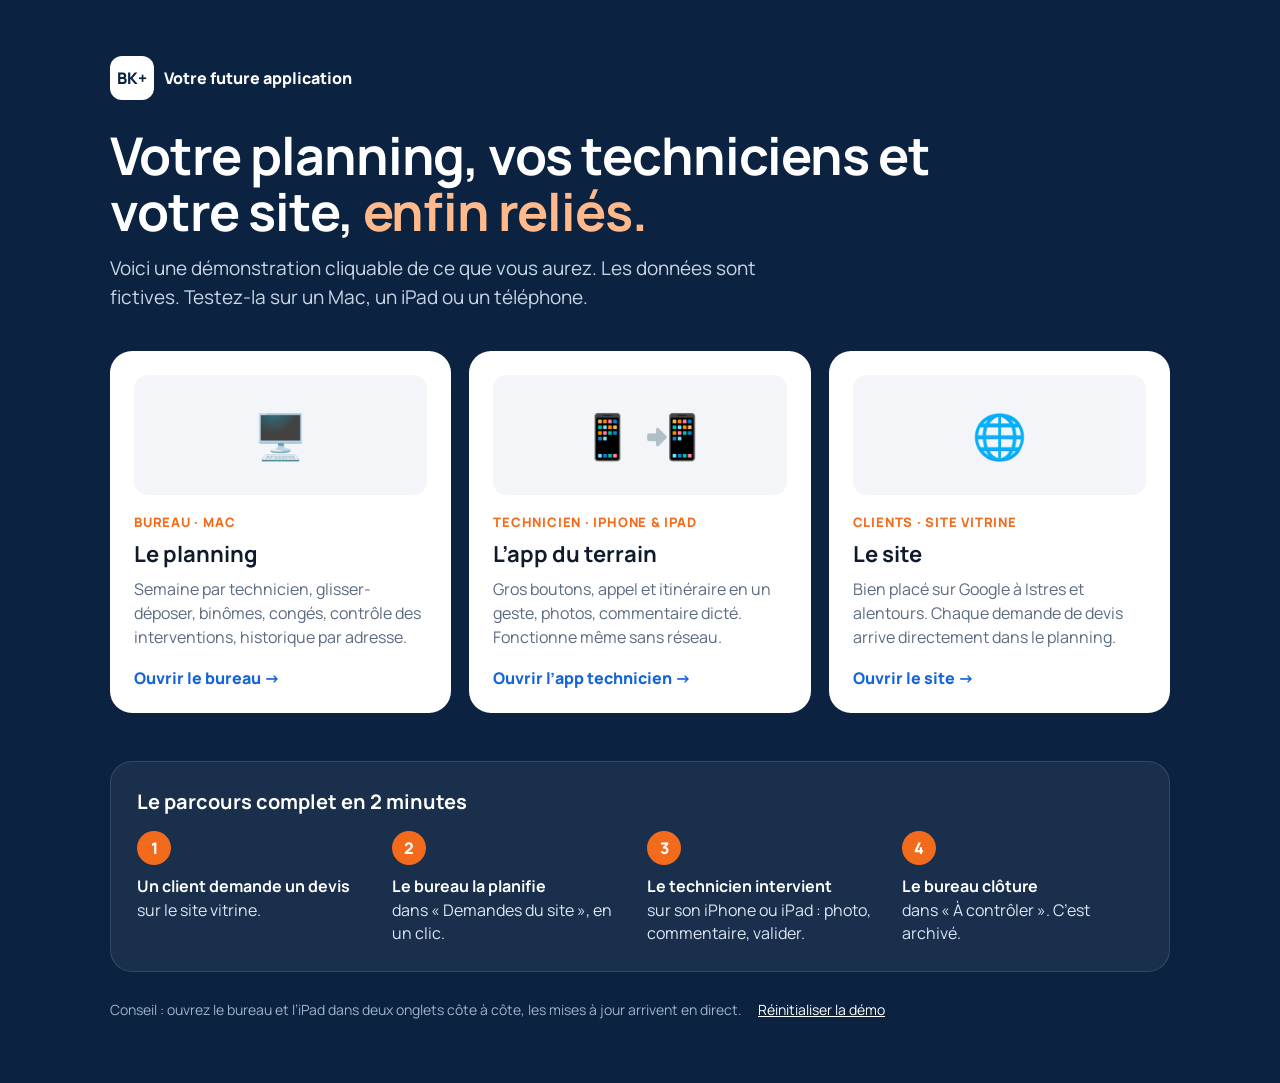
<file: index.html>
<!doctype html>
<html lang="fr">
<head>
<meta charset="utf-8">
<meta name="viewport" content="width=device-width,initial-scale=1">
<meta name="robots" content="noindex">
<title>BK+ · Démo de votre application</title>
<link rel="icon" href="favicon.svg">
<link rel="stylesheet" href="app.css?v=3">
<style>
body{background:var(--navy);color:#fff;min-height:100vh}
.wrap{max-width:1100px;margin:0 auto;padding:56px 20px 64px}
.k{display:inline-flex;align-items:center;gap:10px;font-weight:800}
.k span{width:44px;height:44px;border-radius:12px;background:#fff;color:var(--navy);display:grid;place-items:center}
h1{font-size:clamp(32px,5vw,52px);line-height:1.08;margin:28px 0 14px;letter-spacing:-.02em;max-width:820px}
h1 em{font-style:normal;color:#FFB98A}
.lead{color:#C9D6E8;font-size:19px;max-width:700px;line-height:1.5;margin:0 0 40px}
.cards{display:grid;grid-template-columns:repeat(3,1fr);gap:18px}
.c{background:#fff;color:var(--ink);border-radius:22px;padding:24px;text-decoration:none;display:flex;flex-direction:column;transition:.2s}
.c:hover{transform:translateY(-4px);box-shadow:0 20px 40px rgba(0,0,0,.25)}
.c .n{font-size:13px;font-weight:800;color:var(--orange);text-transform:uppercase;letter-spacing:.06em}
.c h2{margin:8px 0 8px;font-size:22px}
.c p{color:var(--mute);line-height:1.5;margin:0 0 18px;flex:1}
.c .go{font-weight:800;color:var(--blue)}
.c .dev{height:120px;border-radius:14px;background:var(--bg);margin-bottom:18px;display:grid;place-items:center;font-size:44px}
.flow{margin-top:48px;background:rgba(255,255,255,.06);border:1px solid rgba(255,255,255,.12);border-radius:22px;padding:26px}
.flow h3{margin:0 0 16px;font-size:20px}
.flow ol{display:grid;grid-template-columns:repeat(4,1fr);gap:14px;list-style:none;padding:0;margin:0;counter-reset:s}
.flow li{counter-increment:s;color:#DCE6F3;line-height:1.45}
.flow li::before{content:counter(s);display:grid;place-items:center;width:34px;height:34px;border-radius:50%;background:var(--orange);color:#fff;font-weight:800;margin-bottom:10px}
.flow li b{color:#fff;display:block}
.note{margin-top:28px;color:#9FB2CB;font-size:14px;display:flex;gap:16px;flex-wrap:wrap;align-items:center}
.note a{color:#fff}
@media (max-width:860px){.cards,.flow ol{grid-template-columns:1fr}}
</style>
</head>
<body>
<div class="wrap">
  <div class="k"><span>BK+</span>Votre future application</div>
  <h1>Votre planning, vos techniciens et votre site, <em>enfin reliés.</em></h1>
  <p class="lead">Voici une démonstration cliquable de ce que vous aurez. Les données sont fictives. Testez-la sur un Mac, un iPad ou un téléphone.</p>
  <div class="cards">
    <a class="c" href="bureau.html"><div class="dev">🖥️</div><span class="n">Bureau · Mac</span><h2>Le planning</h2><p>Semaine par technicien, glisser-déposer, binômes, congés, contrôle des interventions, historique par adresse.</p><span class="go">Ouvrir le bureau →</span></a>
    <a class="c" href="technicien.html"><div class="dev">📱 📲</div><span class="n">Technicien · iPhone &amp; iPad</span><h2>L’app du terrain</h2><p>Gros boutons, appel et itinéraire en un geste, photos, commentaire dicté. Fonctionne même sans réseau.</p><span class="go">Ouvrir l’app technicien →</span></a>
    <a class="c" href="site.html"><div class="dev">🌐</div><span class="n">Clients · Site vitrine</span><h2>Le site</h2><p>Bien placé sur Google à Istres et alentours. Chaque demande de devis arrive directement dans le planning.</p><span class="go">Ouvrir le site →</span></a>
  </div>
  <div class="flow">
    <h3>Le parcours complet en 2 minutes</h3>
    <ol>
      <li><b>Un client demande un devis</b>sur le site vitrine.</li>
      <li><b>Le bureau la planifie</b>dans « Demandes du site », en un clic.</li>
      <li><b>Le technicien intervient</b>sur son iPhone ou iPad : photo, commentaire, valider.</li>
      <li><b>Le bureau clôture</b>dans « À contrôler ». C’est archivé.</li>
    </ol>
  </div>
  <div class="note"><span>Conseil : ouvrez le bureau et l’iPad dans deux onglets côte à côte, les mises à jour arrivent en direct.</span><a href="#" id="reset">Réinitialiser la démo</a></div>
</div>
<script src="data.js?v=3"></script>
<script>document.getElementById('reset').onclick=e=>{e.preventDefault();BK.reset();e.target.textContent='Démo réinitialisée ✓';};</script>
<script>if('serviceWorker' in navigator) navigator.serviceWorker.register('sw.js').catch(()=>{});</script>
</body>
</html>
</file>
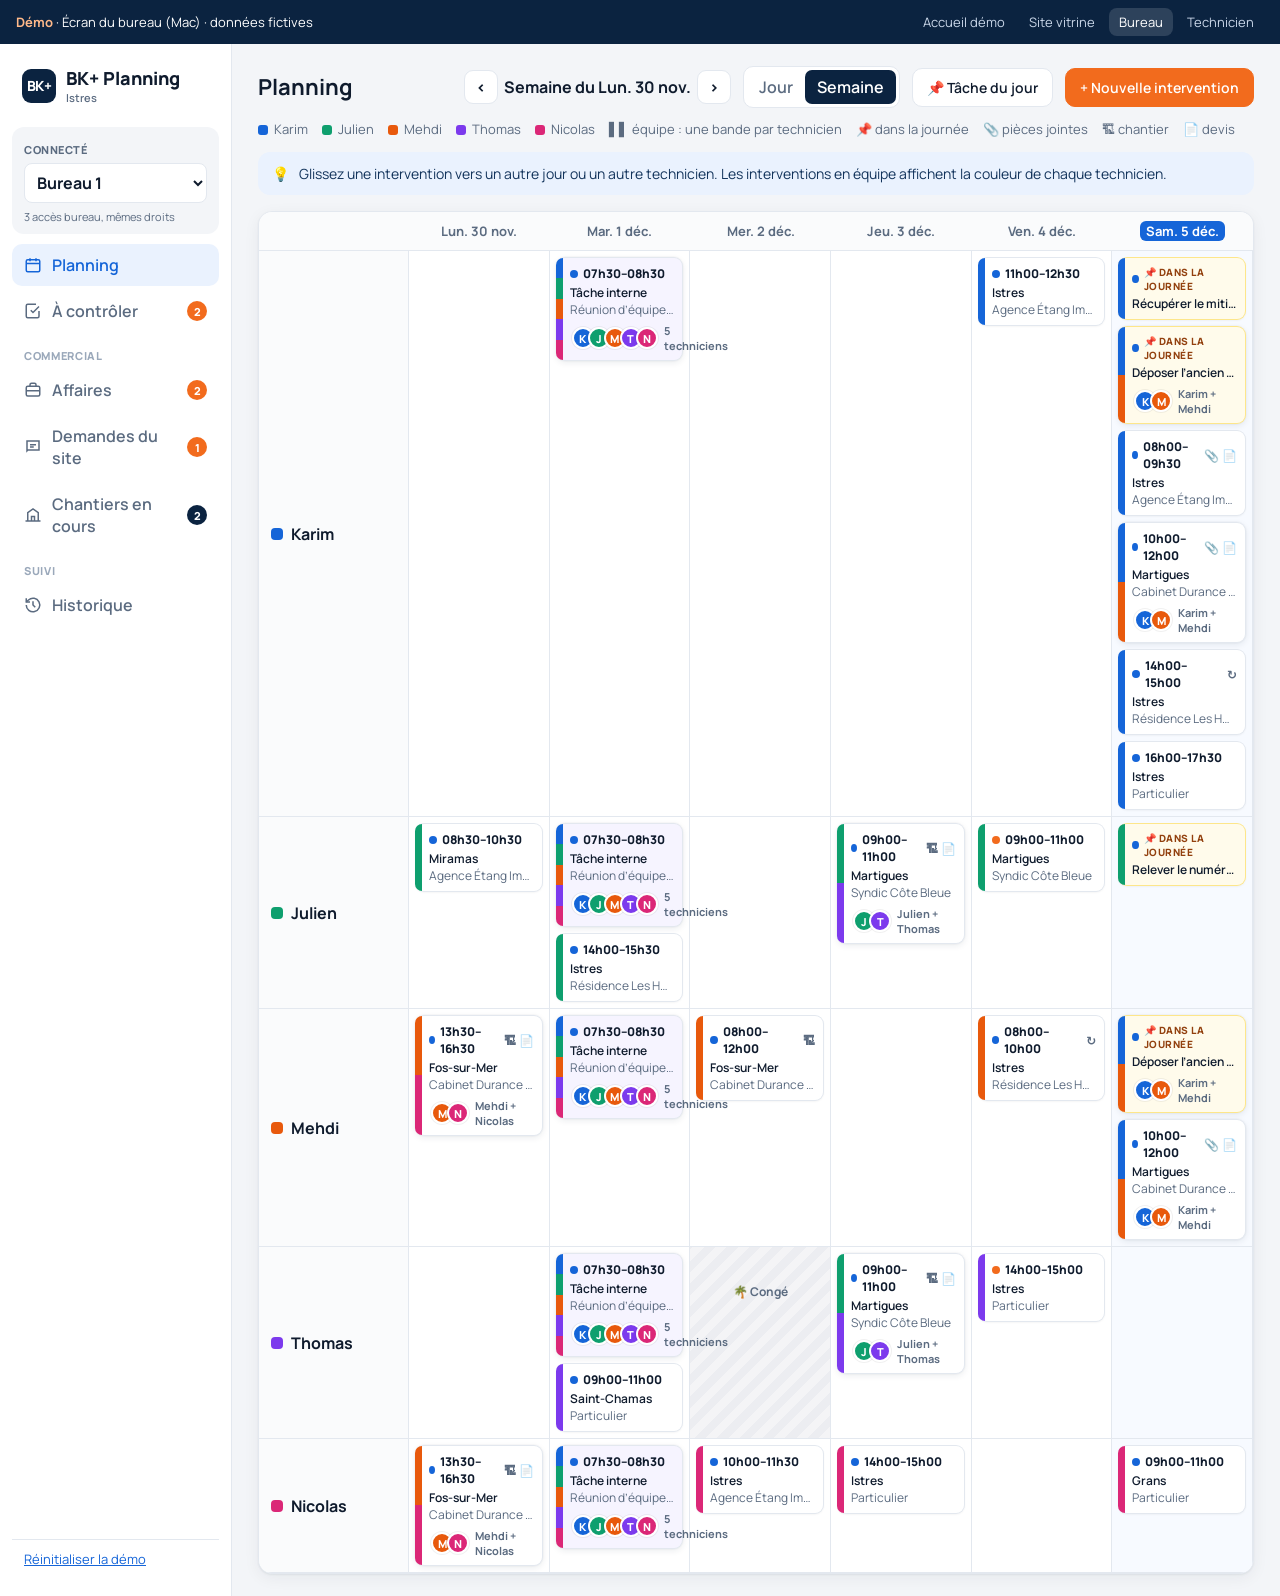
<file: bureau.html>
<!doctype html>
<html lang="fr">
<head>
<meta charset="utf-8">
<meta name="viewport" content="width=device-width,initial-scale=1">
<meta name="robots" content="noindex">
<title>Bureau · Planning BK+ (démo)</title>
<link rel="icon" href="favicon.svg">
<link rel="stylesheet" href="app.css?v=3">
<style>
.app{display:grid;grid-template-columns:232px 1fr;min-height:calc(100vh - 38px)}
.side{background:#fff;border-right:1px solid var(--line);padding:18px 12px;display:flex;flex-direction:column;gap:4px}
.brand{display:flex;align-items:center;gap:10px;padding:4px 10px 18px;font-weight:800;font-size:18px}
.brand .logo{width:34px;height:34px;border-radius:9px;background:var(--navy);color:#fff;display:grid;place-items:center;font-size:14px;letter-spacing:-.5px}
.brand small{display:block;font-size:11px;color:var(--mute);font-weight:600}
.nav{display:flex;align-items:center;gap:10px;padding:10px 12px;border-radius:10px;border:0;background:none;text-align:left;font-weight:600;color:var(--mute);width:100%}
.nav:hover{background:var(--bg);color:var(--ink)}
.nav.on{background:var(--blue-50);color:var(--blue)}
.nav .count{margin-left:auto;background:var(--orange);color:#fff;font-size:11px;font-weight:800;min-width:20px;height:20px;border-radius:10px;display:grid;place-items:center;padding:0 6px}
.nav .count:empty{display:none}
.nav svg{width:18px;height:18px;flex:none}
.side .who{margin-top:auto;font-size:13px;color:var(--mute);padding:10px 12px;border-top:1px solid var(--line)}
.main{padding:22px 26px;min-width:0}
.head{display:flex;align-items:center;gap:12px;margin-bottom:18px;flex-wrap:wrap}
.head h1{font-size:22px;margin:0;margin-right:auto}
.seg{display:inline-flex;background:#fff;border:1px solid var(--line);border-radius:10px;padding:3px}
.seg button{border:0;background:none;padding:6px 12px;border-radius:7px;font-weight:600;color:var(--mute)}
.seg button.on{background:var(--navy);color:#fff}
.weeknav{display:flex;align-items:center;gap:6px;font-weight:700}
.weeknav button{width:34px;height:34px;border-radius:9px;border:1px solid var(--line);background:#fff}
.legend{display:flex;gap:14px;flex-wrap:wrap;font-size:13px;color:var(--mute);margin:-6px 0 14px}
.legend i{display:inline-block;width:10px;height:10px;border-radius:3px;margin-right:6px;vertical-align:-1px}
.grid{display:grid;grid-template-columns:150px repeat(6,minmax(130px,1fr));background:#fff;border:1px solid var(--line);border-radius:var(--r);overflow:auto;box-shadow:var(--sh)}
.gh{position:sticky;top:0;background:#FAFBFC;border-bottom:1px solid var(--line);padding:10px;font-size:13px;font-weight:700;color:var(--mute);text-align:center}
.gh.today{color:var(--blue)}
.gh.today span{background:var(--blue);color:#fff;border-radius:6px;padding:1px 6px}
.tn{padding:12px;border-bottom:1px solid var(--line);border-right:1px solid var(--line);font-weight:700;display:flex;align-items:center;gap:8px;background:#FAFBFC}
.tn i{width:12px;height:12px;border-radius:4px}
.cell{border-bottom:1px solid var(--line);border-right:1px solid var(--line);padding:6px;min-height:104px;display:flex;flex-direction:column;gap:6px;transition:background .15s}
.cell.today{background:#F7FAFF}
.cell.over{background:var(--blue-50);outline:2px dashed var(--blue);outline-offset:-4px}
.cell.abs{background:repeating-linear-gradient(-45deg,#F4F4F6 0 8px,#ECEDF1 8px 16px)}
.abs-label{font-size:12px;font-weight:700;color:var(--mute);text-align:center;padding-top:30px}
.card{background:#fff;border:1px solid var(--line);border-left:4px solid var(--c);border-radius:9px;padding:7px 8px;font-size:12px;cursor:grab;box-shadow:0 1px 2px rgba(0,0,0,.04);user-select:none}
.card:hover{border-color:#C8D2DF;border-left-color:var(--c)}
.card.dragging{opacity:.4}
.card .t{font-weight:800;display:flex;align-items:center;gap:5px}
.card .t .ico{margin-left:auto;display:flex;gap:3px;color:var(--mute)}
.card .a{color:var(--ink);font-weight:600;margin-top:2px;white-space:nowrap;overflow:hidden;text-overflow:ellipsis}
.card .g{color:var(--mute);white-space:nowrap;overflow:hidden;text-overflow:ellipsis}
.card.interne{background:#F6F4FF;border-left-color:#8B8FA3}
.card.cloturee{opacity:.6}
.card .dot{width:8px;height:8px;border-radius:50%;background:var(--sc)}
.dayview{display:grid;grid-template-columns:repeat(5,minmax(180px,1fr));gap:12px;overflow:auto}
.dcol{background:#fff;border:1px solid var(--line);border-radius:var(--r);padding:10px;display:flex;flex-direction:column;gap:8px;min-height:300px}
.dcol h3{margin:2px 4px 6px;font-size:14px;display:flex;align-items:center;gap:8px}
.dcol h3 i{width:12px;height:12px;border-radius:4px}
.list{display:flex;flex-direction:column;gap:12px}
.row{background:#fff;border:1px solid var(--line);border-radius:var(--r);padding:16px;display:grid;grid-template-columns:1fr auto;gap:12px;box-shadow:var(--sh)}
.row h3{margin:0 0 4px;font-size:16px}
.row .meta{color:var(--mute);font-size:13px}
.row .acts{display:flex;gap:8px;align-items:flex-start;flex-wrap:wrap;justify-content:flex-end}
.photos{display:flex;gap:8px;flex-wrap:wrap;margin-top:10px}
.photos img{width:120px;height:90px;object-fit:cover;border-radius:8px;border:1px solid var(--line)}
.comment{background:var(--bg);border-radius:10px;padding:10px 12px;margin-top:10px;font-size:14px}
.empty{background:#fff;border:1px dashed #C8D2DF;border-radius:var(--r);padding:40px;text-align:center;color:var(--mute)}
.search{display:flex;gap:10px;margin-bottom:16px}
.search input{flex:1;border:1px solid var(--line);border-radius:10px;padding:11px 14px;background:#fff}
.timeline{border-left:2px solid var(--line);margin-left:8px;padding-left:18px;display:flex;flex-direction:column;gap:14px}
.timeline .row{position:relative}
.timeline .row::before{content:'';position:absolute;left:-26px;top:20px;width:12px;height:12px;border-radius:50%;background:var(--ok);border:2px solid #fff}
/* Panneau latéral */
.scrim{position:fixed;inset:0;background:rgba(11,35,64,.35);opacity:0;pointer-events:none;transition:.2s;z-index:40}
.scrim.on{opacity:1;pointer-events:auto}
.drawer{position:fixed;top:0;right:0;bottom:0;width:min(460px,100%);background:#fff;z-index:41;transform:translateX(100%);transition:.25s;display:flex;flex-direction:column;box-shadow:-10px 0 40px rgba(0,0,0,.12)}
.drawer:not(.on){visibility:hidden;transition:transform .25s,visibility 0s .25s}
.drawer.on{transform:none}
.drawer header{padding:18px 20px;border-bottom:1px solid var(--line);display:flex;align-items:flex-start;gap:10px}
.drawer header h2{margin:0;font-size:18px}
.drawer .x{margin-left:auto;border:0;background:var(--bg);width:34px;height:34px;border-radius:9px;font-size:18px}
.drawer .body{padding:18px 20px;overflow:auto;flex:1;display:flex;flex-direction:column;gap:14px}
.drawer footer{padding:14px 20px;border-top:1px solid var(--line);display:flex;gap:8px;flex-wrap:wrap}
.kv{display:grid;grid-template-columns:110px 1fr;gap:8px 10px;font-size:14px}
.kv dt{color:var(--mute);font-weight:600}
.kv dd{margin:0;font-weight:600}
.box{border:1px solid var(--line);border-radius:12px;padding:12px}
.box h4{margin:0 0 6px;font-size:13px;color:var(--mute);text-transform:uppercase;letter-spacing:.04em}
.private{background:#FFF8F2;border-color:#FAD7BF}
.private h4{color:var(--orange-d)}
.techchips{display:flex;gap:6px;flex-wrap:wrap}
.techchips span{display:inline-flex;align-items:center;gap:6px;background:var(--bg);border-radius:999px;padding:3px 10px 3px 6px;font-weight:700;font-size:13px}
.techchips i{width:10px;height:10px;border-radius:50%}
/* Formulaire */
.form{display:grid;grid-template-columns:1fr 1fr;gap:12px}
.form label{display:flex;flex-direction:column;gap:5px;font-size:13px;font-weight:700;color:var(--mute)}
.form .full{grid-column:1/-1}
.form input,.form select,.form textarea{border:1px solid var(--line);border-radius:10px;padding:10px 12px;background:#fff;font-weight:500;color:var(--ink)}
.form textarea{min-height:80px;resize:vertical}
.checks{display:flex;gap:8px;flex-wrap:wrap}
.checks label{flex-direction:row;align-items:center;gap:6px;background:var(--bg);padding:6px 10px;border-radius:999px;color:var(--ink);cursor:pointer}
.inline{flex-direction:row!important;align-items:center;gap:8px!important;color:var(--ink)!important}
.pdf{background:#fff;border:1px solid var(--line);border-radius:6px;padding:16px;font-size:12px;box-shadow:var(--sh)}
.pdf .l{height:8px;background:#E8ECF2;border-radius:4px;margin:6px 0}
.hint{background:var(--blue-50);color:var(--navy-2);border-radius:12px;padding:12px 14px;font-size:14px;margin-bottom:16px;display:flex;gap:10px;align-items:flex-start}
@media (max-width:900px){.app{grid-template-columns:1fr}.side{flex-direction:row;overflow:auto;padding:8px}.brand,.side .who{display:none}.nav{width:auto;white-space:nowrap}.main{padding:16px}}
/* --- v2 : équipes, pièces jointes, matériel, épinglées, affaires, chantiers --- */
.card{border-left:0;position:relative;padding-left:14px}
.card::before{content:'';position:absolute;left:0;top:0;bottom:0;width:7px;border-radius:9px 0 0 9px;background:var(--stripe)}
.card.team{box-shadow:0 0 0 1px rgba(0,0,0,.02),0 2px 6px rgba(11,35,64,.08)}
.card .team-row{display:flex;align-items:center;gap:6px;margin-top:5px}
.card .team-row small{font-weight:700;color:var(--mute);font-size:11px}
.card.pin{background:#FFFBEB;border-color:#FDE68A}
.card.pin .t{color:#92400E}
.pinlbl{font-size:10px;font-weight:800;text-transform:uppercase;letter-spacing:.05em;color:#92400E}
.user{margin:0 0 6px;padding:10px 12px;border-radius:12px;background:var(--bg)}
.user label{font-size:11px;font-weight:800;color:var(--mute);text-transform:uppercase;letter-spacing:.05em}
.user select{width:100%;margin-top:4px;border:1px solid var(--line);border-radius:8px;padding:7px 8px;font-weight:700;background:#fff}
.user small{display:block;margin-top:6px;font-size:11px;color:var(--mute)}
.navsep{font-size:11px;font-weight:800;color:#9AA8BA;text-transform:uppercase;letter-spacing:.06em;margin:12px 12px 2px}
.docs{display:flex;gap:8px;flex-wrap:wrap}
.docs .d{width:110px;border:1px solid var(--line);border-radius:10px;overflow:hidden;background:#fff;font-size:11px;font-weight:700;text-decoration:none;color:var(--ink);position:relative}
.docs .d img,.docs .d video,.docs .d .ph{width:100%;height:76px;object-fit:cover;display:block;background:#E8ECF2}
.docs .d .ph{display:grid;place-items:center;font-size:26px}
.docs .d span{display:block;padding:5px 7px;white-space:nowrap;overflow:hidden;text-overflow:ellipsis}
.docs .d .rm{position:absolute;top:4px;right:4px;width:24px;height:24px;border-radius:50%;border:0;background:rgba(0,0,0,.6);color:#fff;font-size:14px;line-height:1}
.mat{margin:0;padding-left:18px;font-size:14px;font-weight:600}
.mat li{margin:3px 0}
.kanban{display:grid;grid-template-columns:repeat(3,minmax(240px,1fr));gap:14px;overflow:auto}
.kcol{background:#EDF1F6;border-radius:var(--r);padding:10px;min-height:300px}
.kcol h3{margin:4px 6px 10px;font-size:14px;display:flex;justify-content:space-between;color:var(--navy)}
.kcol h3 span{background:#fff;border-radius:999px;padding:0 8px;font-size:12px}
.aff{background:#fff;border:1px solid var(--line);border-radius:12px;padding:12px;margin-bottom:10px;box-shadow:0 1px 2px rgba(0,0,0,.04)}
.aff h4{margin:4px 0 2px;font-size:15px}
.aff p{margin:6px 0;font-size:13px;color:var(--ink)}
.aff .meta{font-size:12px;color:var(--mute)}
.aff .acts{display:flex;gap:6px;flex-wrap:wrap;margin-top:8px}
.aff .acts .btn{padding:6px 10px;font-size:12px}
.src{display:inline-block;font-size:11px;font-weight:800;padding:2px 8px;border-radius:999px;background:var(--blue-50);color:var(--blue)}
.src.Téléphone{background:#E6F6EF;color:var(--ok)}.src.Syndic{background:#F1EBFF;color:#6D28D9}.src.Site{background:#FFF1E8;color:var(--orange-d)}
.amount{font-weight:800;color:var(--navy)}
.chant{background:#fff;border:1px solid var(--line);border-radius:var(--r);padding:18px;box-shadow:var(--sh);display:grid;grid-template-columns:1.4fr 1fr;gap:20px}
.chant h3{margin:0 0 4px;font-size:18px}
.chant .desc{font-size:14px;line-height:1.5;margin:10px 0}
.progress{height:10px;background:#E8ECF2;border-radius:5px;overflow:hidden;margin:6px 0 4px}
.progress i{display:block;height:100%;background:var(--ok)}
.chant .days{display:flex;flex-direction:column;gap:6px}
.chant .day{display:flex;align-items:center;gap:8px;font-size:13px;border:1px solid var(--line);border-radius:10px;padding:8px 10px;cursor:pointer}
.chant .day:hover{border-color:#C8D2DF}
.chant .day i{width:6px;align-self:stretch;border-radius:3px;background:var(--stripe)}
@media (max-width:900px){.chant{grid-template-columns:1fr}.kanban{grid-template-columns:1fr}}
</style>
</head>
<body>
<div class="demo-bar"><span><b>Démo</b> · Écran du bureau (Mac) · données fictives</span>
  <nav><a href="index.html">Accueil démo</a><a href="site.html">Site vitrine</a><a href="bureau.html" aria-current="page">Bureau</a><a href="technicien.html">Technicien</a></nav></div>

<div class="app">
  <aside class="side">
    <div class="brand"><div class="logo">BK+</div><div>BK+ Planning<small>Istres</small></div></div>
    <div class="user"><label for="who">Connecté</label><select id="who"></select><small>3 accès bureau, mêmes droits</small></div>
    <button class="nav on" data-view="planning"><svg viewBox="0 0 24 24" fill="none" stroke="currentColor" stroke-width="2"><rect x="3" y="5" width="18" height="16" rx="2"/><path d="M3 10h18M8 3v4M16 3v4"/></svg>Planning</button>
    <button class="nav" data-view="controle"><svg viewBox="0 0 24 24" fill="none" stroke="currentColor" stroke-width="2"><path d="M9 11l3 3 8-8"/><path d="M20 12v7a2 2 0 0 1-2 2H5a2 2 0 0 1-2-2V5a2 2 0 0 1 2-2h11"/></svg>À contrôler<span class="count" id="c-controle"></span></button>
    <div class="navsep">Commercial</div>
    <button class="nav" data-view="affaires"><svg viewBox="0 0 24 24" fill="none" stroke="currentColor" stroke-width="2"><rect x="3" y="7" width="18" height="13" rx="2"/><path d="M8 7V5a2 2 0 0 1 2-2h4a2 2 0 0 1 2 2v2M3 13h18"/></svg>Affaires<span class="count" id="c-affaires"></span></button>
    <button class="nav" data-view="demandes"><svg viewBox="0 0 24 24" fill="none" stroke="currentColor" stroke-width="2"><path d="M4 4h16v12H5.2L4 17.2z"/><path d="M8 9h8M8 12h5"/></svg>Demandes du site<span class="count" id="c-demandes"></span></button>
    <button class="nav" data-view="chantiers"><svg viewBox="0 0 24 24" fill="none" stroke="currentColor" stroke-width="2"><path d="M2 20h20M5 20V9l7-5 7 5v11"/><path d="M10 20v-6h4v6"/></svg>Chantiers en cours<span class="count" id="c-chantiers" style="background:var(--navy)"></span></button>
    <div class="navsep">Suivi</div>
    <button class="nav" data-view="historique"><svg viewBox="0 0 24 24" fill="none" stroke="currentColor" stroke-width="2"><path d="M3 12a9 9 0 1 0 3-6.7L3 8"/><path d="M3 3v5h5M12 7v5l3 3"/></svg>Historique</button>
    <div class="who"><a href="#" id="reset">Réinitialiser la démo</a></div>
  </aside>
  <main class="main" id="main"></main>
</div>

<div class="scrim" id="scrim"></div>
<aside class="drawer" id="drawer" aria-hidden="true"></aside>
<div class="toast" id="toast"></div>

<script src="data.js?v=3"></script>
<script>
const $ = s => document.querySelector(s), E = BK.esc;
let view = 'planning', mode = 'semaine', weekStart = BK.monday(new Date(BK.todayIso())), dayIso = BK.todayIso(), q = '';
let me = 'bureau1'; try { me = localStorage.getItem('bk-user') || 'bureau1'; } catch(e){}
const meName = () => (BK.USERS.find(u=>u.id===me)||BK.USERS[0]).nom;
function S(){ return BK.get(); }
function toast(m){ const t=$('#toast'); t.textContent=m; t.classList.add('show'); clearTimeout(t._t); t._t=setTimeout(()=>t.classList.remove('show'),2800); }
function save(s, i){ if(i) i.modifiePar = meName(); BK.save(s); }
const fmtEur = n => n ? n.toLocaleString('fr-FR')+' €' : '—';
const teamNames = ids => ids.map(x=>BK.tech(x).nom).join(' + ');

$('#who').innerHTML = BK.USERS.map(u=>`<option value="${u.id}">${E(u.nom)}</option>`).join('');
$('#who').value = me;
$('#who').onchange = e => { me = e.target.value; try{localStorage.setItem('bk-user',me)}catch(_){} toast('Connecté en tant que '+meName()+' : mêmes droits que le bureau'); };

function counts(){
  const s=S();
  $('#c-controle').textContent = s.interventions.filter(i=>i.statut==='controle').length || '';
  $('#c-demandes').textContent = s.demandes.filter(d=>!d.traitee).length || '';
  $('#c-affaires').textContent = s.affaires.filter(a=>a.statut==='chiffrer').length || '';
  $('#c-chantiers').textContent = s.chantiers.filter(c=>c.avancement<100).length || '';
}
function render(){
  counts();
  document.querySelectorAll('.nav').forEach(b=>b.classList.toggle('on', b.dataset.view===view));
  ({planning, controle, demandes, affaires, chantiers, historique})[view]();
}

/* ---------- Pièces jointes ---------- */
function docsHtml(list, removable){
  if(!list || !list.length) return '';
  return `<div class="docs">${list.map((d,k)=>{
    const icon = d.kind==='video' ? '▶️' : d.kind==='pdf' ? '📄' : '🖼';
    const media = d.kind==='photo' && d.src ? `<img src="${d.src}" alt="">` : d.kind==='video' && d.src && d.src.startsWith('blob:') ? `<video src="${d.src}" muted></video>` : `<div class="ph">${icon}</div>`;
    return `<a class="d" ${d.src?`href="${d.src}" target="_blank" rel="noopener"`:''} title="${E(d.name)}">${media}<span>${icon} ${E(d.name)}</span>${removable?`<button type="button" class="rm" data-rmdoc="${k}" aria-label="Retirer">×</button>`:''}</a>`;
  }).join('')}</div>`;
}
function readFiles(files){
  return Promise.all([...files].map(f=>new Promise(res=>{
    const kind = f.type.startsWith('image/') ? 'photo' : f.type.startsWith('video/') ? 'video' : 'pdf';
    if(kind==='photo'){ const r=new FileReader(); r.onload=()=>{ const img=new Image(); img.onload=()=>{ const c=document.createElement('canvas'),k=Math.min(1,900/Math.max(img.width,img.height)); c.width=img.width*k; c.height=img.height*k; c.getContext('2d').drawImage(img,0,0,c.width,c.height); res({name:f.name,kind,src:c.toDataURL('image/jpeg',.72)}); }; img.src=r.result; }; r.readAsDataURL(f); }
    else res({name:f.name,kind,src:URL.createObjectURL(f)}); // vidéo / PDF : lisibles pendant la démo
  })));
}

/* ---------- Planning ---------- */
function cardHtml(i, techId){
  const team = i.techs.length>1;
  const rec = i.recurrent ? '<span title="Contrat d’entretien récurrent">↻</span>' : '';
  const pdf = i.devisPdf ? '<span title="Devis client joint (bureau)">📄</span>' : '';
  const pj = i.pieces && i.pieces.length ? `<span title="${i.pieces.length} pièce(s) jointe(s) pour le technicien">📎</span>` : '';
  const ch = i.chantier ? '<span title="Chantier en cours">🏗</span>' : '';
  const sc = {planifiee:'#1565D8',enroute:'#7C3AED',encours:'#B45309',controle:'#F26B1D',cloturee:'#0E9F6E'}[i.statut];
  const when = i.epingle ? '<span class="pinlbl">📌 Dans la journée</span>' : `${BK.hh(i.start)}–${BK.endTime(i.start,i.dur)}`;
  return `<div class="card ${i.type==='interne'?'interne':''} ${i.epingle?'pin':''} ${i.statut==='cloturee'?'cloturee':''} ${team?'team':''}" draggable="true" data-id="${i.id}" data-tech="${techId}" style="--stripe:${BK.stripe(i.techs)};--sc:${sc}">
    <div class="t"><span class="dot" title="${BK.STATUTS[i.statut]}"></span>${when}<span class="ico">${ch}${pj}${rec}${pdf}</span></div>
    <div class="a">${i.type==='interne'?'Tâche interne':i.epingle?E(i.travaux):E(i.ville)}</div>
    ${i.epingle?'':`<div class="g">${i.type==='interne'?E(i.travaux):E(i.agence)}</div>`}
    ${team?`<div class="team-row"><span class="avs">${BK.avatars(i.techs)}</span><small>${i.techs.length>2?i.techs.length+' techniciens':E(teamNames(i.techs))}</small></div>`:''}</div>`;
}
function sortJobs(a,b){ return (b.epingle-a.epingle) || (a.start||'').localeCompare(b.start||''); }
function planning(){
  const s=S(), days=[...Array(6)].map((_,k)=>BK.iso(BK.addDays(weekStart,k))), today=BK.todayIso();
  const title = mode==='semaine' ? `Semaine du ${BK.label(days[0])}` : BK.label(dayIso,true);
  let html = `<div class="head"><h1>Planning</h1>
    <div class="weeknav"><button id="prev" aria-label="Précédent">‹</button><span>${title}</span><button id="next" aria-label="Suivant">›</button></div>
    <div class="seg"><button data-mode="jour" class="${mode==='jour'?'on':''}">Jour</button><button data-mode="semaine" class="${mode==='semaine'?'on':''}">Semaine</button></div>
    <button class="btn" id="newpin">📌 Tâche du jour</button>
    <button class="btn orange" id="new">+ Nouvelle intervention</button></div>
    <div class="legend">${s.techs.map(t=>`<span><i style="background:${t.couleur}"></i>${t.nom}</span>`).join('')}<span>▌▌ équipe : une bande par technicien</span><span>📌 dans la journée</span><span>📎 pièces jointes</span><span>🏗 chantier</span><span>📄 devis</span></div>`;
  if(mode==='semaine'){
    html += `<div class="hint">💡 <span>Glissez une intervention vers un autre jour ou un autre technicien. Les interventions en équipe affichent la couleur de chaque technicien.</span></div><div class="grid"><div class="gh"></div>`;
    days.forEach(d=> html += `<div class="gh ${d===today?'today':''}">${d===today?'<span>'+BK.label(d)+'</span>':BK.label(d)}</div>`);
    s.techs.forEach(t=>{
      html += `<div class="tn"><i style="background:${t.couleur}"></i>${t.nom}</div>`;
      days.forEach(d=>{
        const abs = s.absences.find(a=>a.tech===t.id && a.date===d);
        const items = s.interventions.filter(i=>i.date===d && i.techs.includes(t.id)).sort(sortJobs);
        html += `<div class="cell ${d===today?'today':''} ${abs?'abs':''}" data-date="${d}" data-tech="${t.id}">${abs?`<div class="abs-label">🌴 ${E(abs.label)}</div>`:''}${items.map(i=>cardHtml(i,t.id)).join('')}</div>`;
      });
    });
    html += `</div>`;
  } else {
    html += `<div class="dayview">` + s.techs.map(t=>{
      const abs = s.absences.find(a=>a.tech===t.id && a.date===dayIso);
      const items = s.interventions.filter(i=>i.date===dayIso && i.techs.includes(t.id)).sort(sortJobs);
      return `<div class="dcol cell" data-date="${dayIso}" data-tech="${t.id}"><h3><i style="background:${t.couleur}"></i>${t.nom}</h3>${abs?`<div class="abs-label">🌴 ${E(abs.label)}</div>`:''}${items.map(i=>cardHtml(i,t.id)).join('') || (abs?'':'<div class="g" style="color:var(--mute);font-size:13px;padding:6px">Disponible</div>')}</div>`;
    }).join('') + `</div>`;
  }
  $('#main').innerHTML = html;
  $('#prev').onclick=()=>{ if(mode==='semaine') weekStart=BK.addDays(weekStart,-7); else dayIso=BK.iso(BK.addDays(new Date(dayIso+'T12:00'),-1)); render(); };
  $('#next').onclick=()=>{ if(mode==='semaine') weekStart=BK.addDays(weekStart,7); else dayIso=BK.iso(BK.addDays(new Date(dayIso+'T12:00'),1)); render(); };
  document.querySelectorAll('[data-mode]').forEach(b=>b.onclick=()=>{mode=b.dataset.mode; render();});
  $('#new').onclick=()=>openForm();
  $('#newpin').onclick=()=>openForm(null,null,{epingle:true});
  bindCards();
}
function bindCards(){
  document.querySelectorAll('.card').forEach(c=>{
    c.onclick=()=>openDetail(c.dataset.id);
    c.ondragstart=e=>{ c.classList.add('dragging'); e.dataTransfer.setData('text/plain', c.dataset.id+'|'+c.dataset.tech); };
    c.ondragend=()=>c.classList.remove('dragging');
  });
  document.querySelectorAll('.cell').forEach(cell=>{
    cell.ondragover=e=>{e.preventDefault(); cell.classList.add('over');};
    cell.ondragleave=()=>cell.classList.remove('over');
    cell.ondrop=e=>{
      e.preventDefault(); cell.classList.remove('over');
      const [id,from]=e.dataTransfer.getData('text/plain').split('|'); const s=S(); const i=s.interventions.find(x=>x.id===id); if(!i) return;
      const to=cell.dataset.tech, d=cell.dataset.date;
      if(s.absences.find(a=>a.tech===to && a.date===d)){ toast(`${BK.tech(to).nom} est absent ce jour-là`); return; }
      if(from!==to){ i.techs = i.techs.filter(x=>x!==from); if(!i.techs.includes(to)) i.techs.push(to); }
      i.date=d; save(s,i); render(); toast(`Reprogrammée : ${BK.label(d,true)} · ${teamNames(i.techs)}`);
    };
  });
}

/* ---------- Panneau latéral ---------- */
function openDrawer(html){ const d=$('#drawer'); d.innerHTML=html; d.classList.add('on'); d.setAttribute('aria-hidden','false'); $('#scrim').classList.add('on'); d.querySelector('.x').onclick=closeDrawer; }
function closeDrawer(){ $('#drawer').classList.remove('on'); $('#drawer').setAttribute('aria-hidden','true'); $('#scrim').classList.remove('on'); }
$('#scrim').onclick=closeDrawer;
document.addEventListener('keydown',e=>{ if(e.key==='Escape') closeDrawer(); });

function openDetail(id){
  const s=S(), i=s.interventions.find(x=>x.id===id); if(!i) return;
  const ch = i.chantier && s.chantiers.find(c=>c.id===i.chantier);
  openDrawer(`<header><div><span class="pill ${i.statut}">${BK.STATUTS[i.statut]}</span>${i.epingle?' <span class="pill" style="background:#FEF3C7;color:#92400E">📌 Dans la journée</span>':''}<h2 style="margin-top:8px">${i.type==='interne'?'Tâche interne':E(i.adresse)}</h2><div class="meta" style="color:var(--mute)">${E(i.ville)} · ${BK.label(i.date,true)}${i.epingle?'':' · '+BK.hh(i.start)+'–'+BK.endTime(i.start,i.dur)}</div></div><button class="x" aria-label="Fermer">×</button></header>
  <div class="body">
    <div class="techchips">${i.techs.map(x=>{const t=BK.tech(x);return `<span><i style="background:${t.couleur}"></i>${t.nom}</span>`}).join('')}${i.recurrent?'<span>↻ Récurrente (contrat)</span>':''}</div>
    ${ch?`<div class="box"><h4>🏗 Chantier</h4><b>${E(ch.nom)}</b> · ${E(ch.client)} <a href="#" id="goch">Voir le chantier →</a></div>`:''}
    ${i.type==='interne'||i.epingle?'':`<dl class="kv"><dt>Agence</dt><dd>${E(i.agence)}</dd><dt>Occupant</dt><dd>${E(i.occupant)}</dd><dt>Téléphone</dt><dd><a href="tel:${E(i.tel)}">${E(String(i.tel).replace(/(\d{2})(?=\d)/g,'$1 '))}</a></dd><dt>Adresse</dt><dd>${E(i.adresse)}, ${E(i.ville)}</dd></dl>`}
    <div class="box"><h4>Travaux à effectuer</h4>${E(i.travaux)}</div>
    ${i.materiel&&i.materiel.length?`<div class="box"><h4>🧰 Matériel nécessaire</h4><ul class="mat">${i.materiel.map(m=>`<li>${E(m)}</li>`).join('')}</ul></div>`:''}
    ${i.pieces&&i.pieces.length?`<div class="box"><h4>📎 Pièces jointes pour le technicien</h4>${docsHtml(i.pieces)}</div>`:''}
    ${i.type==='interne'||i.epingle?'':`<div class="box private"><h4>🔒 Devis client · visible uniquement par le bureau</h4>${i.devisPdf?`<div class="pdf"><b>DEVIS N° ${id.toUpperCase()}</b><div class="l" style="width:70%"></div><div class="l"></div><div class="l" style="width:85%"></div><div class="l" style="width:40%"></div></div>`:'<span style="color:var(--mute);font-size:14px">Aucun devis joint.</span>'} <label class="btn" style="margin-top:10px">📎 ${i.devisPdf?'Remplacer':'Joindre'} le devis PDF<input type="file" accept="application/pdf" class="sr" id="pdfin"></label></div>`}
    ${i.photos.length||i.commentaire?`<div class="box"><h4>Retour du technicien</h4>${i.commentaire?`<div>${E(i.commentaire)}</div>`:''}<div class="photos">${i.photos.map(p=>`<img src="${typeof p==='string'?p:p.src}" alt="Photo d’intervention">`).join('')}</div></div>`:''}
    <label style="font-size:13px;font-weight:700;color:var(--mute)">Statut<br><select id="st" style="margin-top:6px;border:1px solid var(--line);border-radius:10px;padding:9px 12px;width:100%">${Object.entries(BK.STATUTS).map(([k,v])=>`<option value="${k}" ${k===i.statut?'selected':''}>${v}</option>`).join('')}</select></label>
    <div style="font-size:12px;color:var(--mute)">Dernière modification : ${E(i.modifiePar||'Bureau')}</div>
  </div>
  <footer>${i.statut==='controle'?'<button class="btn ok" id="close">✓ Clôturer</button>':''}<button class="btn" id="edit">Modifier</button><button class="btn" id="dup">+7 jours</button><button class="btn" id="del" style="margin-left:auto;color:var(--err)">Supprimer</button></footer>`);
  const g=$('#goch'); if(g) g.onclick=e=>{ e.preventDefault(); closeDrawer(); view='chantiers'; render(); };
  const pdfin=$('#pdfin'); if(pdfin) pdfin.onchange=()=>{ i.devisPdf=true; save(s,i); openDetail(id); render(); toast('Devis joint : invisible pour les techniciens'); };
  $('#st').onchange=e=>{ i.statut=e.target.value; save(s,i); render(); openDetail(id); };
  const c=$('#close'); if(c) c.onclick=()=>{ i.statut='cloturee'; save(s,i); closeDrawer(); render(); toast('Intervention clôturée et archivée'); };
  $('#edit').onclick=()=>openForm(i);
  $('#dup').onclick=()=>{ i.date=BK.iso(BK.addDays(new Date(i.date+'T12:00'),7)); save(s,i); closeDrawer(); render(); toast('Reprogrammée la semaine suivante'); };
  $('#del').onclick=()=>{ if(confirm('Supprimer cette intervention ?')){ s.interventions=s.interventions.filter(x=>x.id!==id); BK.save(s); closeDrawer(); render(); toast('Intervention supprimée'); } };
}

/* ---------- Formulaire d’intervention ---------- */
function openForm(i, prefill, opts){
  const s=S(), isNew=!i; opts=opts||{};
  i = i || { id:BK.uid(), type:'intervention', statut:'planifiee', photos:[], commentaire:'', devisPdf:false, recurrent:false, dur:2, start:'09:00', date:(mode==='jour'?dayIso:BK.todayIso()), techs:[], agence:'', occupant:'', tel:'', adresse:'', ville:'Istres', travaux:'', materiel:[], pieces:[], epingle:!!opts.epingle, chantier:opts.chantier||null };
  if(prefill) Object.assign(i, prefill.fields);
  let pieces = [...(i.pieces||[])];
  openDrawer(`<header><h2>${isNew?(i.epingle?'📌 Tâche à faire dans la journée':'Nouvelle intervention'):'Modifier'}</h2><button class="x" aria-label="Fermer">×</button></header>
  <form class="body" id="f"><div class="form">
    <label>Type<select name="type"><option value="intervention">Intervention</option><option value="tache" ${i.type==='tache'?'selected':''}>Tâche (matériel, déchetterie…)</option><option value="interne" ${i.type==='interne'?'selected':''}>Interne (réunion…)</option></select></label>
    <label>Chantier<select name="chantier"><option value="">Aucun</option>${s.chantiers.map(c=>`<option value="${c.id}" ${i.chantier===c.id?'selected':''}>${E(c.nom)}</option>`).join('')}</select></label>
    <label class="full inline" style="background:#FFFBEB;border-radius:10px;padding:10px 12px"><input type="checkbox" name="epingle" ${i.epingle?'checked':''}> 📌 À faire dans la journée, sans heure précise (rappel au technicien avant la fin de journée)</label>
    <label>Date<input type="date" name="date" value="${i.date}" required></label>
    <label class="hr">Heure<input type="time" name="start" value="${i.start||'09:00'}" step="900"></label>
    <label class="hr">Durée (h)<input type="number" name="dur" value="${i.dur||1}" min="0.5" step="0.5"></label>
    <label>Ville<input name="ville" value="${E(i.ville)}"></label>
    <div class="full"><div style="font-size:13px;font-weight:700;color:var(--mute);margin-bottom:6px">Technicien(s) · plusieurs = équipe</div><div class="checks">${s.techs.map(t=>`<label><input type="checkbox" name="techs" value="${t.id}" ${i.techs.includes(t.id)?'checked':''}><i style="width:10px;height:10px;border-radius:50%;background:${t.couleur}"></i>${t.nom}</label>`).join('')}</div></div>
    <label class="full">Adresse<input name="adresse" value="${E(i.adresse)}"></label>
    <label>Agence / client<input name="agence" value="${E(i.agence)}" list="agences"></label>
    <label>Occupant<input name="occupant" value="${E(i.occupant)}"></label>
    <label class="full">Téléphone de l’occupant<input name="tel" type="tel" value="${E(i.tel)}"></label>
    <label class="full">Travaux à effectuer<textarea name="travaux">${E(i.travaux)}</textarea></label>
    <label class="full">🧰 Matériel nécessaire <span style="font-weight:500">(une ligne par élément)</span><textarea name="materiel" placeholder="Ex. : Siphon PVC Ø40&#10;Flexible inox 50 cm">${E((i.materiel||[]).join('\n'))}</textarea></label>
    <div class="full"><div style="font-size:13px;font-weight:700;color:var(--mute);margin-bottom:6px">📎 Pièces jointes pour le technicien <span style="font-weight:500">(photos, vidéos, PDF · facultatif)</span></div><div id="pj"></div><label class="btn" style="margin-top:8px">+ Ajouter des fichiers<input type="file" id="pjin" multiple accept="image/*,video/*,application/pdf" class="sr"></label></div>
    <label class="full inline"><input type="checkbox" name="recurrent" ${i.recurrent?'checked':''}> Intervention récurrente (contrat d’entretien)</label>
  </div><datalist id="agences">${[...new Set(s.interventions.map(x=>x.agence))].map(a=>`<option value="${E(a)}">`).join('')}</datalist></form>
  <footer><button class="btn primary" form="f" type="submit">${isNew?'Planifier':'Enregistrer'}</button><button class="btn" type="button" id="cancel">Annuler</button></footer>`);
  const f=$('#f');
  const syncPin=()=>{ const on=f.epingle.checked; f.querySelectorAll('.hr').forEach(l=>l.style.display=on?'none':''); };
  f.epingle.onchange=syncPin; syncPin();
  const drawPj=()=>{ $('#pj').innerHTML = docsHtml(pieces,true) || '<span style="font-size:13px;color:var(--mute)">Aucune pièce jointe.</span>'; $('#pj').querySelectorAll('[data-rmdoc]').forEach(b=>b.onclick=e=>{ e.preventDefault(); e.stopPropagation(); pieces.splice(+b.dataset.rmdoc,1); drawPj(); }); };
  drawPj();
  $('#pjin').onchange=e=>readFiles(e.target.files).then(list=>{ pieces=pieces.concat(list); drawPj(); toast(list.length+' fichier(s) ajouté(s) : visibles sur l’iPhone/iPad du technicien'); });
  $('#cancel').onclick=closeDrawer;
  f.onsubmit=e=>{
    e.preventDefault(); const fd=new FormData(f);
    const techs=fd.getAll('techs'); if(!techs.length){ toast('Choisissez au moins un technicien'); return; }
    const pin=!!fd.get('epingle');
    Object.assign(i,{ type:fd.get('type'), chantier:fd.get('chantier')||null, epingle:pin, date:fd.get('date'), start:pin?'':(fd.get('start')||'09:00'), dur:pin?0:(Number(fd.get('dur'))||1), ville:fd.get('ville'), techs, adresse:fd.get('adresse'), agence:fd.get('agence'), occupant:fd.get('occupant'), tel:fd.get('tel'), travaux:fd.get('travaux'), recurrent:!!fd.get('recurrent'),
      materiel:String(fd.get('materiel')||'').split('\n').map(x=>x.trim()).filter(Boolean), pieces });
    if(isNew) s.interventions.push(i);
    if(prefill && prefill.onSave) prefill.onSave(s);
    save(s,i); closeDrawer(); view='planning'; mode='semaine'; weekStart=BK.monday(new Date(i.date+'T12:00')); render();
    toast(`${pin?'Tâche épinglée':'Planifiée'} pour ${teamNames(techs)} : visible sur son iPhone/iPad`);
  };
}

/* ---------- À contrôler ---------- */
function controle(){
  const s=S(), items=s.interventions.filter(i=>i.statut==='controle').sort((a,b)=>b.date.localeCompare(a.date));
  $('#main').innerHTML = `<div class="head"><h1>À contrôler</h1></div><div class="hint">✅ <span>Les interventions validées par les techniciens arrivent ici avec leurs photos et commentaires. Seul le bureau peut les clôturer.</span></div>` +
   (items.length ? `<div class="list">${items.map(i=>`<div class="row"><div><h3>${i.epingle?'📌 '+E(i.travaux):E(i.adresse)+', '+E(i.ville)}</h3><div class="meta">${BK.label(i.date,true)} · <span class="avs">${BK.avatars(i.techs)}</span> ${E(teamNames(i.techs))} · ${E(i.agence)}</div>${i.commentaire?`<div class="comment">${E(i.commentaire)}</div>`:''}<div class="photos">${i.photos.map(p=>`<img src="${typeof p==='string'?p:p.src}" alt="Photo">`).join('')}</div></div><div class="acts"><button class="btn" data-open="${i.id}">Détails</button><button class="btn ok" data-close="${i.id}">✓ Clôturer</button></div></div>`).join('')}</div>` : `<div class="empty">Rien à contrôler pour le moment 👌</div>`);
  document.querySelectorAll('[data-open]').forEach(b=>b.onclick=()=>openDetail(b.dataset.open));
  document.querySelectorAll('[data-close]').forEach(b=>b.onclick=()=>{ const i=s.interventions.find(x=>x.id===b.dataset.close); i.statut='cloturee'; save(s,i); render(); toast('Clôturée : archivée dans l’historique'); });
}

/* ---------- Demandes du site ---------- */
function demandes(){
  const s=S(), items=[...s.demandes].sort((a,b)=>(a.traitee-b.traitee)||b.date.localeCompare(a.date));
  $('#main').innerHTML = `<div class="head"><h1>Demandes du site</h1><a class="btn" href="site.html#devis" target="_blank">Ouvrir le site vitrine ↗</a></div><div class="hint">🌐 <span>Chaque demande faite sur le site arrive ici. Planifiez-la directement, ou passez-la en affaire s’il faut d’abord faire un devis.</span></div>` +
    (items.length ? `<div class="list">${items.map(d=>`<div class="row" style="${d.traitee?'opacity:.55':''}"><div><h3>${E(d.nom)} · ${E(d.ville)}</h3><div class="meta">${BK.label(d.date,true)} · ${E(d.service)} · <a href="tel:${E(d.tel)}">${E(d.tel)}</a></div><div class="comment">${E(d.message)}</div></div><div class="acts">${d.traitee?'<span class="pill cloturee">Traitée</span>':`<button class="btn" data-aff="${d.id}">→ Affaire (devis)</button><button class="btn orange" data-plan="${d.id}">Planifier</button>`}</div></div>`).join('')}</div>` : `<div class="empty">Aucune demande pour le moment.</div>`);
  document.querySelectorAll('[data-plan]').forEach(b=>b.onclick=()=>{ const d=s.demandes.find(x=>x.id===b.dataset.plan);
    openForm(null,{fields:{agence:'Particulier',occupant:d.nom,tel:d.tel,ville:d.ville,travaux:d.service+' : '+d.message}, onSave:st=>{ const x=st.demandes.find(y=>y.id===d.id); if(x) x.traitee=true; }}); });
  document.querySelectorAll('[data-aff]').forEach(b=>b.onclick=()=>{ const d=s.demandes.find(x=>x.id===b.dataset.aff);
    s.affaires.push({id:BK.uid(),date:BK.todayIso(),source:'Site',client:d.nom,tel:d.tel,adresse:'',ville:d.ville,objet:d.service+' : '+d.message,montant:0,statut:'chiffrer',devisPdf:false}); d.traitee=true; BK.save(s); view='affaires'; render(); toast('Ajoutée aux affaires, colonne « À chiffrer »'); });
}

/* ---------- Affaires ---------- */
function affaires(){
  const s=S(), cols=[['chiffrer','À chiffrer'],['devis','Devis envoyé'],['accepte','Accepté']];
  const card=a=>`<div class="aff"><span class="src ${E(a.source.split(' ')[0])}">${E(a.source)}</span> <span class="meta">· ${BK.label(a.date)}</span>
    <h4>${E(a.client)}</h4><div class="meta">${E(a.adresse?a.adresse+', ':'')}${E(a.ville)} · <a href="tel:${E(a.tel)}">${E(a.tel)}</a></div>
    <p>${E(a.objet)}</p><div><span class="amount">${fmtEur(a.montant)}</span> ${a.devisPdf?'<span class="meta">· 📄 devis joint</span>':''}</div>
    <div class="acts">${a.statut==='chiffrer'?`<button class="btn" data-mv="${a.id}|devis">Devis envoyé →</button>`:''}${a.statut==='devis'?`<button class="btn ok" data-mv="${a.id}|accepte">✓ Accepté</button><button class="btn" data-mv="${a.id}|refuse">Refusé</button>`:''}${a.statut==='accepte'?`<button class="btn orange" data-plan="${a.id}">Planifier</button><button class="btn" data-ch="${a.id}">🏗 En chantier</button>`:''}<button class="btn" data-ed="${a.id}">Modifier</button></div></div>`;
  $('#main').innerHTML = `<div class="head"><h1>Affaires</h1><button class="btn orange" id="newa">+ Nouvelle affaire</button></div>
   <div class="hint">💼 <span>Saisissez ici les demandes reçues par téléphone, par e-mail d’une agence, par un syndic ou par bouche-à-oreille, et suivez vos devis jusqu’à l’acceptation.</span></div>
   <div class="kanban">${cols.map(([k,l])=>{ const it=s.affaires.filter(a=>a.statut===k); const tot=it.reduce((n,a)=>n+(a.montant||0),0); return `<div class="kcol"><h3>${l}<span>${it.length}${tot?' · '+fmtEur(tot):''}</span></h3>${it.map(card).join('')||'<div class="meta" style="padding:6px;color:var(--mute);font-size:13px">Rien ici.</div>'}</div>`; }).join('')}</div>
   ${s.affaires.some(a=>a.statut==='refuse')?`<p class="meta" style="color:var(--mute);margin-top:14px">${s.affaires.filter(a=>a.statut==='refuse').length} devis refusé(s), archivé(s).</p>`:''}`;
  $('#newa').onclick=()=>affForm();
  document.querySelectorAll('[data-ed]').forEach(b=>b.onclick=()=>affForm(s.affaires.find(a=>a.id===b.dataset.ed)));
  document.querySelectorAll('[data-mv]').forEach(b=>b.onclick=()=>{ const [id,st]=b.dataset.mv.split('|'); s.affaires.find(a=>a.id===id).statut=st; BK.save(s); render(); toast(st==='accepte'?'Devis accepté 🎉 : vous pouvez planifier':'Affaire mise à jour'); });
  document.querySelectorAll('[data-plan]').forEach(b=>b.onclick=()=>{ const a=s.affaires.find(x=>x.id===b.dataset.plan); openForm(null,{fields:{agence:a.client,occupant:a.client,tel:a.tel,adresse:a.adresse,ville:a.ville,travaux:a.objet,devisPdf:a.devisPdf}}); });
  document.querySelectorAll('[data-ch]').forEach(b=>b.onclick=()=>{ const a=s.affaires.find(x=>x.id===b.dataset.ch); chantierForm(null,a); });
}
function affForm(a){
  const s=S(), isNew=!a; a = a || {id:BK.uid(),date:BK.todayIso(),source:'Téléphone',client:'',tel:'',adresse:'',ville:'Istres',objet:'',montant:0,statut:'chiffrer',devisPdf:false};
  openDrawer(`<header><h2>${isNew?'Nouvelle affaire':'Modifier l’affaire'}</h2><button class="x" aria-label="Fermer">×</button></header>
  <form class="body" id="fa"><div class="form">
    <label>Provenance<select name="source">${['Téléphone','Agence (e-mail)','Syndic','Bouche-à-oreille','Site','Autre'].map(x=>`<option ${a.source===x?'selected':''}>${x}</option>`).join('')}</select></label>
    <label>Étape<select name="statut">${Object.entries(BK.AFF).map(([k,v])=>`<option value="${k}" ${a.statut===k?'selected':''}>${v}</option>`).join('')}</select></label>
    <label class="full">Client<input name="client" value="${E(a.client)}" required></label>
    <label>Téléphone<input name="tel" value="${E(a.tel)}"></label><label>Ville<input name="ville" value="${E(a.ville)}"></label>
    <label class="full">Adresse<input name="adresse" value="${E(a.adresse)}"></label>
    <label class="full">Objet / besoin<textarea name="objet">${E(a.objet)}</textarea></label>
    <label>Montant du devis (€)<input type="number" name="montant" value="${a.montant||''}" min="0" step="10"></label>
    <label>Devis PDF<span class="btn" style="justify-content:flex-start"><input type="file" accept="application/pdf" name="pdf" style="font-size:12px"></span></label>
  </div></form><footer><button class="btn primary" form="fa" type="submit">Enregistrer</button><button class="btn" type="button" id="cancel">Annuler</button></footer>`);
  $('#cancel').onclick=closeDrawer;
  $('#fa').onsubmit=e=>{ e.preventDefault(); const fd=new FormData(e.target);
    Object.assign(a,{source:fd.get('source'),statut:fd.get('statut'),client:fd.get('client'),tel:fd.get('tel'),ville:fd.get('ville'),adresse:fd.get('adresse'),objet:fd.get('objet'),montant:Number(fd.get('montant'))||0, devisPdf:a.devisPdf||!!(fd.get('pdf')&&fd.get('pdf').size)});
    if(isNew) s.affaires.push(a); BK.save(s); closeDrawer(); render(); toast('Affaire enregistrée'); };
}

/* ---------- Chantiers en cours ---------- */
function chantiers(){
  const s=S();
  $('#main').innerHTML = `<div class="head"><h1>Chantiers en cours</h1><button class="btn orange" id="newc">+ Nouveau chantier</button></div>
   <div class="hint">🏗 <span>Uniquement les gros chantiers sur plusieurs jours : description, devis, équipe, avancement, et toutes les journées planifiées au même endroit.</span></div>
   <div class="list">${s.chantiers.map(c=>{ const days=s.interventions.filter(i=>i.chantier===c.id).sort((a,b)=>a.date.localeCompare(b.date));
     const photos=c.photos.concat(days.flatMap(d=>d.photos.map(p=>typeof p==='string'?p:p.src)));
     return `<div class="chant"><div>
       <span class="src">${E(c.client)}</span><h3 style="margin-top:8px">${E(c.nom)}</h3><div class="meta" style="color:var(--mute);font-size:13px">${E(c.adresse)}, ${E(c.ville)} · du ${BK.label(c.debut)} au ${BK.label(c.fin)}</div>
       <div class="desc">${E(c.description)}</div>
       <div style="display:flex;gap:16px;flex-wrap:wrap;font-size:14px;align-items:center"><span><b>Devis :</b> <span class="amount">${fmtEur(c.montant)}</span> ${c.devisPdf?'📄':''}</span><span><b>Équipe :</b> <span class="avs">${BK.avatars(c.techs)}</span> ${E(teamNames(c.techs))}</span></div>
       <div style="margin-top:12px;font-size:13px;font-weight:700;display:flex;justify-content:space-between"><span>Avancement</span><span>${c.avancement} %</span></div>
       <div class="progress"><i style="width:${c.avancement}%"></i></div>
       <input type="range" min="0" max="100" step="10" value="${c.avancement}" data-av="${c.id}" style="width:100%" aria-label="Avancement">
       ${photos.length?`<div class="photos">${photos.map(p=>`<img src="${p}" alt="Photo du chantier">`).join('')}</div>`:''}
     </div><div><div style="font-weight:800;margin-bottom:8px">Journées planifiées</div><div class="days">${days.map(d=>`<div class="day" data-open="${d.id}" style="--stripe:${BK.stripe(d.techs)}"><i></i><div><b>${BK.label(d.date)}</b> · ${BK.hh(d.start)}<br><span style="color:var(--mute)">${E(teamNames(d.techs))} · ${BK.STATUTS[d.statut]}</span></div></div>`).join('')||'<div class="meta" style="color:var(--mute);font-size:13px">Aucune journée planifiée.</div>'}</div>
       <button class="btn" style="margin-top:10px;width:100%" data-addday="${c.id}">+ Planifier une journée</button>
       <button class="btn" style="margin-top:8px;width:100%" data-done="${c.id}">✓ Chantier terminé</button></div></div>`; }).join('') || '<div class="empty">Aucun chantier en cours.</div>'}</div>`;
  $('#newc').onclick=()=>chantierForm();
  document.querySelectorAll('[data-open]').forEach(b=>b.onclick=()=>openDetail(b.dataset.open));
  document.querySelectorAll('[data-av]').forEach(r=>r.onchange=()=>{ s.chantiers.find(c=>c.id===r.dataset.av).avancement=+r.value; BK.save(s); render(); });
  document.querySelectorAll('[data-addday]').forEach(b=>b.onclick=()=>{ const c=s.chantiers.find(x=>x.id===b.dataset.addday); openForm(null,{fields:{techs:[...c.techs],agence:c.client,occupant:'',adresse:c.adresse,ville:c.ville,travaux:c.nom+' : ',dur:8,start:'08:00',devisPdf:c.devisPdf}},{chantier:c.id}); });
  document.querySelectorAll('[data-done]').forEach(b=>b.onclick=()=>{ if(!confirm('Marquer ce chantier comme terminé ?')) return; s.chantiers=s.chantiers.filter(c=>c.id!==b.dataset.done); BK.save(s); render(); toast('Chantier terminé : ses interventions restent dans l’historique'); });
}
function chantierForm(c, aff){
  const s=S(); c = c || {id:BK.uid(),nom:'',client:aff?aff.client:'',adresse:aff?aff.adresse:'',ville:aff?aff.ville:'Istres',description:aff?aff.objet:'',montant:aff?aff.montant:0,debut:BK.todayIso(),fin:BK.todayIso(),techs:[],avancement:0,devisPdf:aff?aff.devisPdf:false,photos:[]};
  openDrawer(`<header><h2>Nouveau chantier</h2><button class="x" aria-label="Fermer">×</button></header>
  <form class="body" id="fc"><div class="form">
    <label class="full">Nom du chantier<input name="nom" value="${E(c.nom)}" placeholder="Ex. : Rénovation salle de bain" required></label>
    <label class="full">Client<input name="client" value="${E(c.client)}"></label>
    <label class="full">Adresse<input name="adresse" value="${E(c.adresse)}"></label><label>Ville<input name="ville" value="${E(c.ville)}"></label>
    <label>Montant du devis (€)<input type="number" name="montant" value="${c.montant||''}"></label>
    <label>Début<input type="date" name="debut" value="${c.debut}"></label><label>Fin prévue<input type="date" name="fin" value="${c.fin}"></label>
    <div class="full"><div style="font-size:13px;font-weight:700;color:var(--mute);margin-bottom:6px">Équipe</div><div class="checks">${s.techs.map(t=>`<label><input type="checkbox" name="techs" value="${t.id}"><i style="width:10px;height:10px;border-radius:50%;background:${t.couleur}"></i>${t.nom}</label>`).join('')}</div></div>
    <label class="full">Description<textarea name="description" style="min-height:120px">${E(c.description)}</textarea></label>
    <label class="full">Devis PDF<input type="file" accept="application/pdf" name="pdf"></label>
  </div></form><footer><button class="btn primary" form="fc" type="submit">Créer le chantier</button><button class="btn" type="button" id="cancel">Annuler</button></footer>`);
  $('#cancel').onclick=closeDrawer;
  $('#fc').onsubmit=e=>{ e.preventDefault(); const fd=new FormData(e.target);
    Object.assign(c,{nom:fd.get('nom'),client:fd.get('client'),adresse:fd.get('adresse'),ville:fd.get('ville'),montant:Number(fd.get('montant'))||0,debut:fd.get('debut'),fin:fd.get('fin'),techs:fd.getAll('techs'),description:fd.get('description'),devisPdf:c.devisPdf||!!(fd.get('pdf')&&fd.get('pdf').size)});
    s.chantiers.push(c); if(aff) aff.statut='accepte'; BK.save(s); closeDrawer(); view='chantiers'; render(); toast('Chantier créé'); };
}

/* ---------- Historique ---------- */
function historique(){
  $('#main').innerHTML = `<div class="head"><h1>Historique</h1></div>
   <div class="search"><input id="q" placeholder="Rechercher une adresse, une agence, un occupant… (ex. : 27 avenue de la Crau)" value="${E(q)}" autocomplete="off"></div><div id="res"></div>`;
  const run=()=>{
    const s=S(), k=q.trim().toLowerCase();
    let items=s.interventions.filter(i=>i.statut==='cloturee'||i.statut==='controle');
    if(k) items=s.interventions.filter(i=>[i.adresse,i.ville,i.agence,i.occupant,i.travaux].join(' ').toLowerCase().includes(k));
    items.sort((a,b)=>b.date.localeCompare(a.date));
    $('#res').innerHTML = items.length ? `<div class="meta" style="color:var(--mute);margin:0 0 12px">${items.length} intervention(s)${k?' pour « '+E(q)+' »':''}, conservées plusieurs années pour le SAV</div><div class="timeline">${items.map(i=>`<div class="row"><div><span class="pill ${i.statut}">${BK.STATUTS[i.statut]}</span><h3 style="margin-top:6px">${E(i.adresse)}, ${E(i.ville)}</h3><div class="meta">${BK.label(i.date,true)} · ${E(teamNames(i.techs))} · ${E(i.agence)}</div><div style="margin-top:8px">${E(i.travaux)}</div>${i.commentaire?`<div class="comment">${E(i.commentaire)}</div>`:''}<div class="photos">${i.photos.map(p=>`<img src="${typeof p==='string'?p:p.src}" alt="Photo">`).join('')}</div></div><div class="acts"><button class="btn" data-open="${i.id}">Ouvrir</button></div></div>`).join('')}</div>` : `<div class="empty">Aucun résultat.</div>`;
    document.querySelectorAll('[data-open]').forEach(b=>b.onclick=()=>openDetail(b.dataset.open));
  };
  $('#q').oninput=e=>{ q=e.target.value; run(); }; run();
}

document.querySelectorAll('.nav').forEach(b=>b.onclick=()=>{ view=b.dataset.view; render(); });
$('#reset').onclick=e=>{ e.preventDefault(); BK.reset(); render(); toast('Démo réinitialisée'); };
BK.onChange(()=>{ render(); toast('Mise à jour reçue en temps réel'); });
const h=location.hash.slice(1); if(['planning','controle','demandes','affaires','chantiers','historique'].includes(h)) view=h;
render();
if('serviceWorker' in navigator) navigator.serviceWorker.register('sw.js').catch(()=>{});
</script>
</body>
</html>
</file>
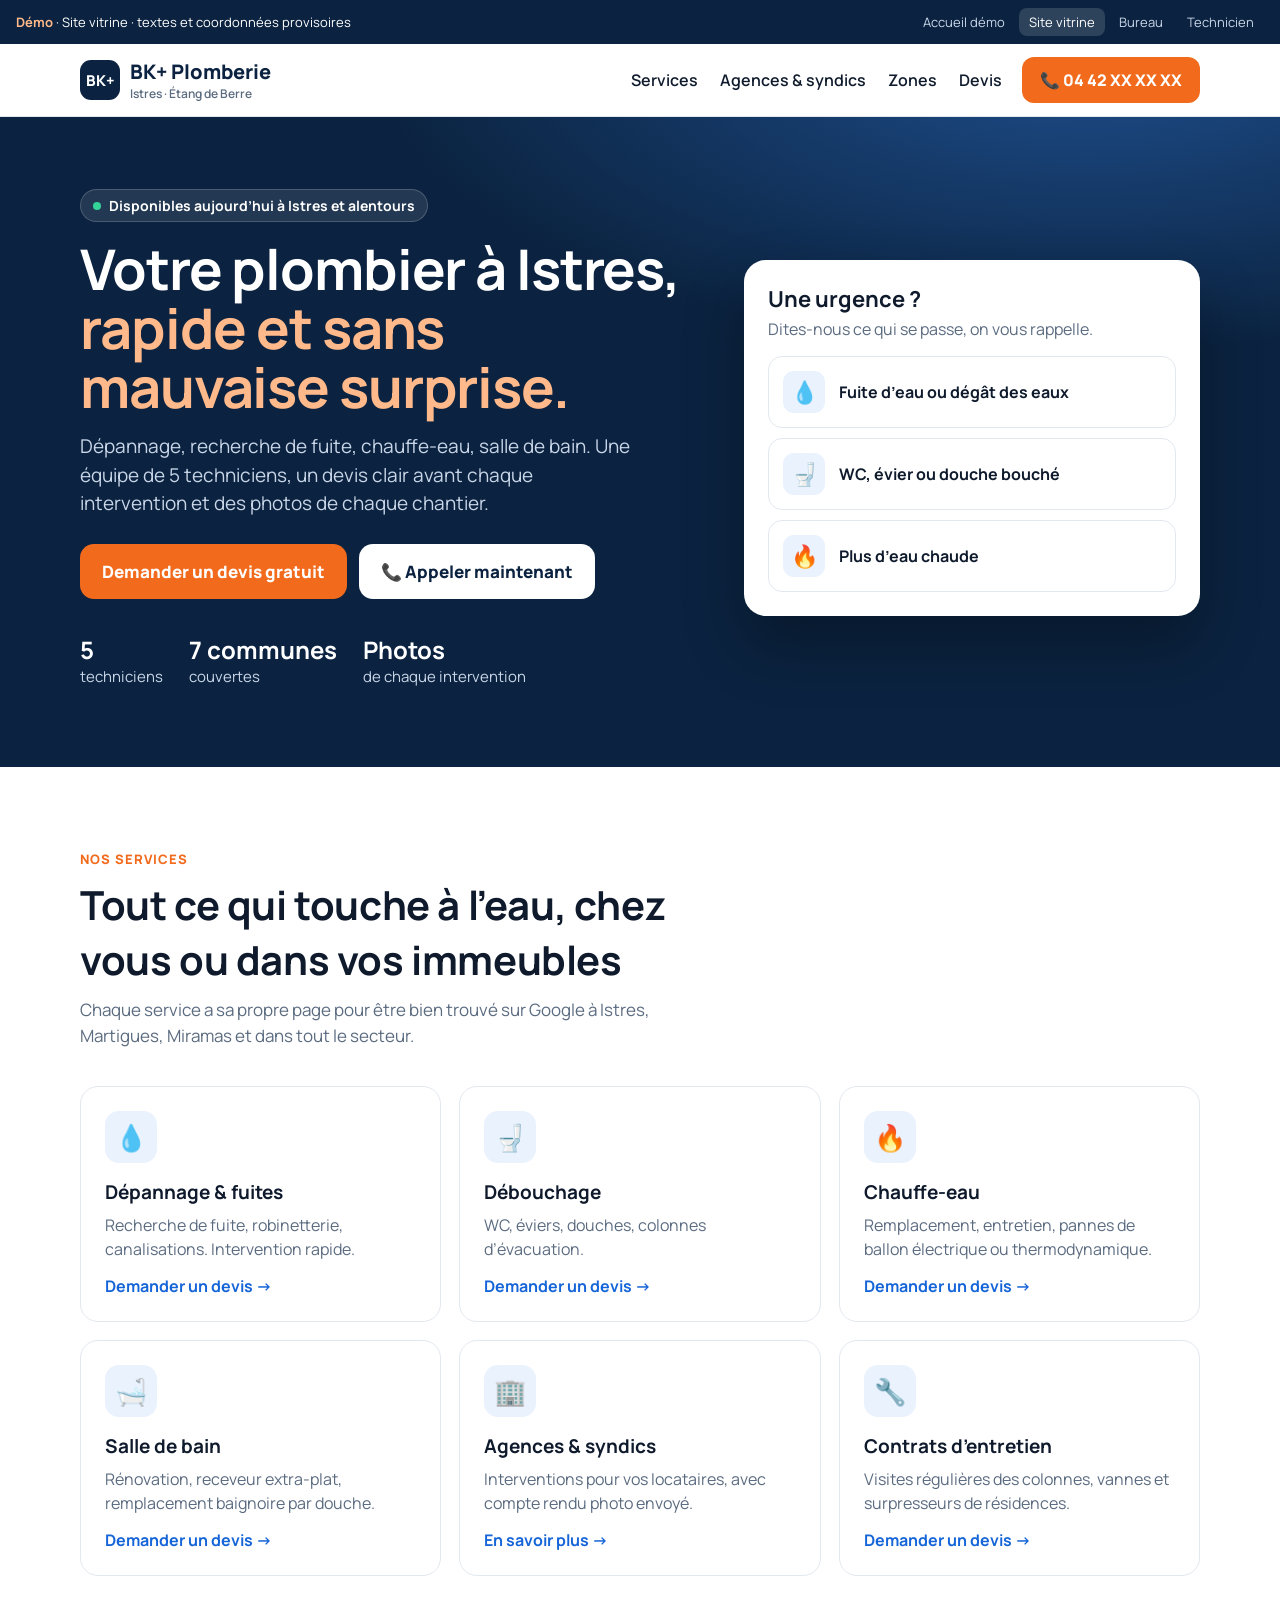
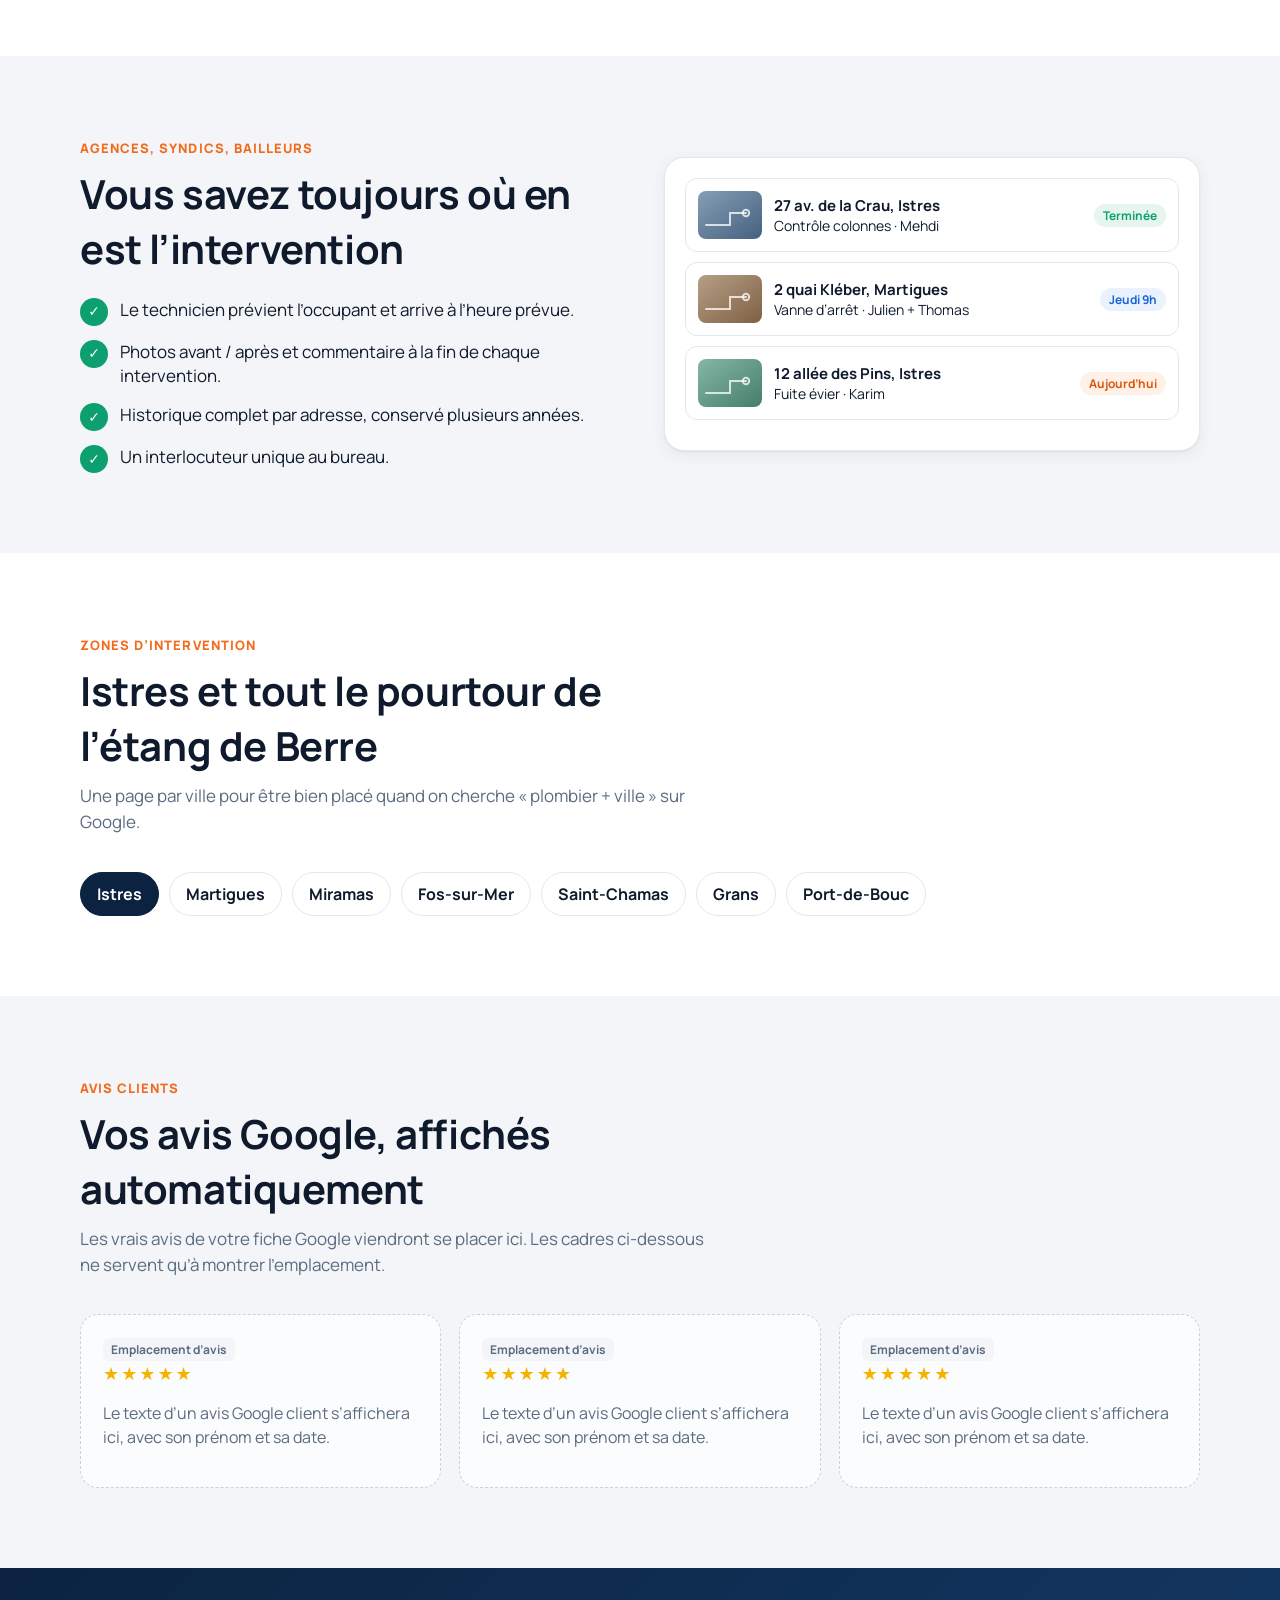
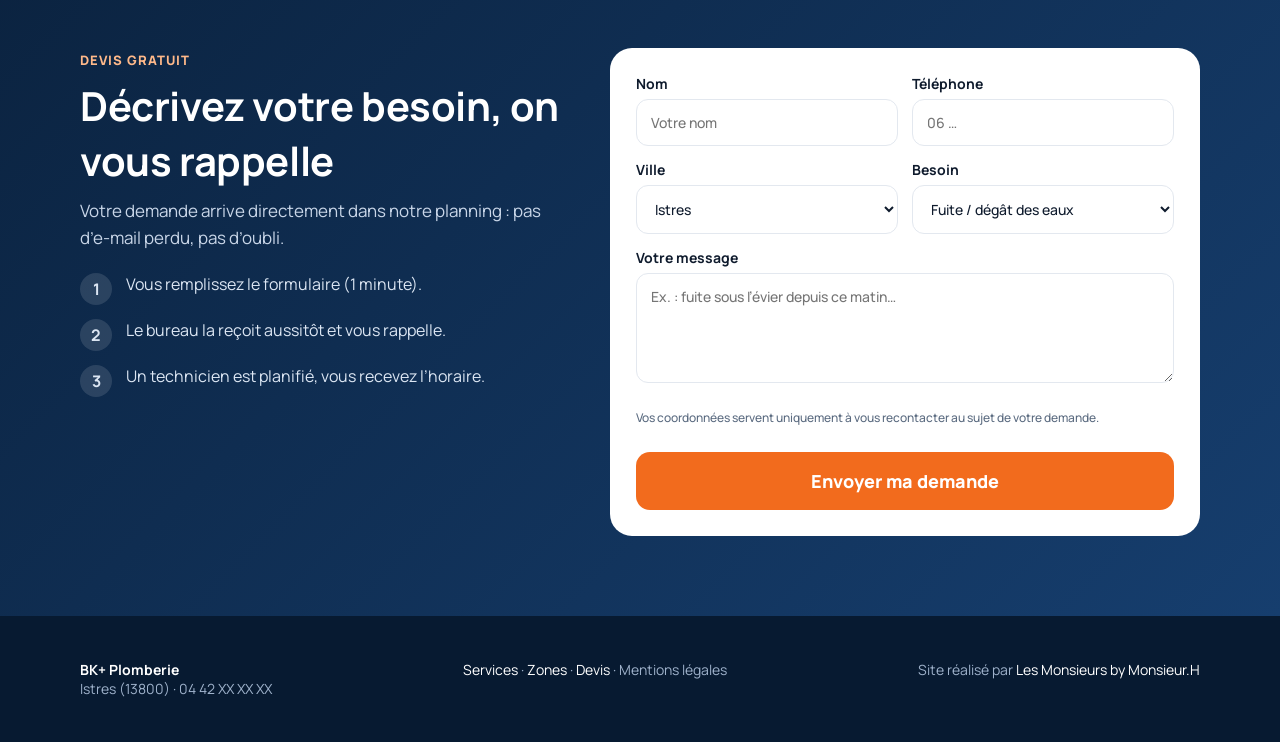
<file: site.html>
<!doctype html>
<html lang="fr">
<head>
<meta charset="utf-8">
<meta name="viewport" content="width=device-width,initial-scale=1">
<meta name="robots" content="noindex">
<title>BK+ · Plombier à Istres — dépannage, fuite, chauffe-eau (démo)</title>
<meta name="description" content="Plombier à Istres, Martigues, Miramas, Fos-sur-Mer : dépannage rapide, recherche de fuite, chauffe-eau, salle de bain. Devis gratuit.">
<link rel="icon" href="favicon.svg">
<link rel="stylesheet" href="app.css?v=3">
<style>
body{background:#fff}
.wrap{max-width:1160px;margin:0 auto;padding:0 20px}
header.site{position:sticky;top:0;z-index:20;background:rgba(255,255,255,.94);backdrop-filter:blur(8px);border-bottom:1px solid var(--line)}
header.site .wrap{display:flex;align-items:center;gap:20px;height:72px}
.logo{display:flex;align-items:center;gap:10px;font-weight:800;font-size:20px;text-decoration:none;color:var(--navy)}
.logo span{width:40px;height:40px;border-radius:11px;background:var(--navy);color:#fff;display:grid;place-items:center;font-size:15px}
.logo small{display:block;font-size:12px;color:var(--mute);font-weight:600}
header nav{display:flex;gap:22px;margin-left:auto;font-weight:600}
header nav a{color:var(--ink);text-decoration:none}
header nav a:hover{color:var(--blue)}
.tel{display:flex;align-items:center;gap:8px;background:var(--orange);color:#fff;font-weight:800;padding:12px 18px;border-radius:12px;text-decoration:none;white-space:nowrap}
.hero{background:radial-gradient(1200px 500px at 85% -10%,#1E4E8C 0,transparent 60%),var(--navy);color:#fff;padding:72px 0 80px;overflow:hidden}
.hero .wrap{display:grid;grid-template-columns:1.15fr .85fr;gap:48px;align-items:center}
.eyebrow{display:inline-flex;align-items:center;gap:8px;background:rgba(255,255,255,.1);border:1px solid rgba(255,255,255,.18);padding:6px 12px;border-radius:999px;font-weight:700;font-size:14px}
.eyebrow i{width:8px;height:8px;border-radius:50%;background:#34D399}
.hero h1{font-size:clamp(34px,5vw,56px);line-height:1.05;margin:18px 0 16px;letter-spacing:-.02em}
.hero h1 em{font-style:normal;color:#FFB98A}
.hero p.lead{font-size:19px;color:#C9D6E8;max-width:560px;line-height:1.5;margin:0 0 26px}
.cta{display:flex;gap:12px;flex-wrap:wrap}
.cta a{padding:16px 22px;border-radius:14px;font-weight:800;text-decoration:none;font-size:17px}
.cta .a1{background:var(--orange);color:#fff}
.cta .a2{background:#fff;color:var(--navy)}
.proofs{display:flex;gap:26px;margin-top:34px;flex-wrap:wrap;color:#C9D6E8;font-size:15px}
.proofs b{display:block;color:#fff;font-size:24px}
.hero-card{background:#fff;color:var(--ink);border-radius:22px;padding:24px;box-shadow:0 30px 60px rgba(0,0,0,.3)}
.hero-card h2{margin:0 0 4px;font-size:22px}
.hero-card p{margin:0 0 16px;color:var(--mute)}
.urg{display:grid;gap:10px}
.urg a{display:flex;align-items:center;gap:14px;border:1px solid var(--line);border-radius:14px;padding:14px;text-decoration:none;color:var(--ink);font-weight:700}
.urg a:hover{border-color:var(--blue);background:var(--blue-50)}
.urg span.ic{width:42px;height:42px;border-radius:11px;background:var(--blue-50);display:grid;place-items:center;font-size:22px}
section{padding:80px 0}
.sec-h{max-width:640px;margin-bottom:36px}
.sec-h small{color:var(--orange);font-weight:800;text-transform:uppercase;letter-spacing:.08em;font-size:13px}
.sec-h h2{font-size:clamp(28px,3.5vw,40px);margin:8px 0 10px;letter-spacing:-.01em}
.sec-h p{color:var(--mute);font-size:17px;line-height:1.55;margin:0}
.services{display:grid;grid-template-columns:repeat(3,1fr);gap:18px}
.svc{border:1px solid var(--line);border-radius:18px;padding:24px;transition:.2s;background:#fff}
.svc:hover{border-color:#B9CBE4;box-shadow:var(--sh);transform:translateY(-2px)}
.svc .ic{width:52px;height:52px;border-radius:14px;background:var(--blue-50);display:grid;place-items:center;font-size:26px;margin-bottom:16px}
.svc h3{margin:0 0 8px;font-size:19px}
.svc p{margin:0 0 14px;color:var(--mute);line-height:1.5}
.svc a{font-weight:700;text-decoration:none}
.pros{background:var(--bg)}
.pros .wrap{display:grid;grid-template-columns:1fr 1fr;gap:48px;align-items:center}
.checks{list-style:none;padding:0;margin:0;display:grid;gap:14px}
.checks li{display:flex;gap:12px;font-size:17px;line-height:1.45}
.checks li::before{content:'✓';flex:none;width:28px;height:28px;border-radius:50%;background:var(--ok);color:#fff;display:grid;place-items:center;font-weight:800;font-size:14px}
.mock{background:#fff;border-radius:20px;padding:20px;box-shadow:var(--sh);border:1px solid var(--line)}
.mock .line{display:flex;align-items:center;gap:12px;padding:12px;border-radius:12px;border:1px solid var(--line);margin-bottom:10px;font-size:14px}
.mock .line b{display:block;font-size:15px}
.mock .line .pill{margin-left:auto}
.mock img{width:64px;height:48px;border-radius:8px;object-fit:cover}
.zones{display:flex;flex-wrap:wrap;gap:10px}
.zones a{border:1px solid var(--line);border-radius:999px;padding:10px 16px;font-weight:700;text-decoration:none;color:var(--ink)}
.zones a:hover{border-color:var(--blue);color:var(--blue)}
.zones a.main{background:var(--navy);color:#fff;border-color:var(--navy)}
.reviews{display:grid;grid-template-columns:repeat(3,1fr);gap:18px}
.rev{border:1px dashed #C8D2DF;border-radius:18px;padding:22px;background:#FBFCFD}
.rev .stars{color:#F5B301;letter-spacing:2px;font-size:18px}
.rev p{color:var(--mute);line-height:1.5}
.tag{display:inline-block;background:var(--bg);color:var(--mute);font-size:12px;font-weight:700;border-radius:6px;padding:3px 8px}
.devis{background:linear-gradient(135deg,var(--navy),#163E6E);color:#fff}
.devis .wrap{display:grid;grid-template-columns:.9fr 1.1fr;gap:48px;align-items:start}
.devis .sec-h p{color:#C9D6E8}
.devis .sec-h small{color:#FFB98A}
form.f{background:#fff;color:var(--ink);border-radius:22px;padding:26px;display:grid;grid-template-columns:1fr 1fr;gap:14px}
form.f label{display:flex;flex-direction:column;gap:6px;font-weight:700;font-size:14px}
form.f .full{grid-column:1/-1}
form.f input,form.f select,form.f textarea{border:1px solid var(--line);border-radius:12px;padding:13px 14px;font-weight:500;background:#fff}
form.f textarea{min-height:110px;resize:vertical}
form.f button{grid-column:1/-1;height:58px;border:0;border-radius:14px;background:var(--orange);color:#fff;font-weight:800;font-size:18px}
form.f .rgpd{grid-column:1/-1;font-size:12px;color:var(--mute);font-weight:500}
.ok-box{background:#fff;color:var(--ink);border-radius:22px;padding:34px;text-align:center}
.ok-box .big{width:72px;height:72px;border-radius:50%;background:var(--ok);color:#fff;display:grid;place-items:center;font-size:36px;margin:0 auto 16px}
.ok-box h3{font-size:24px;margin:0 0 8px}
.ok-box p{color:var(--mute);margin:0 0 20px}
.steps{display:grid;gap:14px;margin-top:22px}
.steps div{display:flex;gap:14px;align-items:flex-start;color:#DCE6F3}
.steps b{flex:none;width:32px;height:32px;border-radius:50%;background:rgba(255,255,255,.12);display:grid;place-items:center}
footer.site{background:#071a31;color:#9FB2CB;padding:44px 0;font-size:14px}
footer.site .wrap{display:flex;gap:24px;flex-wrap:wrap;justify-content:space-between}
footer.site a{color:#fff;text-decoration:none}
.mobile-call{display:none}
@media (max-width:900px){
  header nav{display:none}.hero .wrap,.pros .wrap,.devis .wrap{grid-template-columns:1fr}.services,.reviews{grid-template-columns:1fr}
  section{padding:56px 0}.hero{padding:48px 0 56px}form.f{grid-template-columns:1fr}
  .mobile-call{display:flex;position:fixed;left:12px;right:12px;bottom:12px;z-index:30;justify-content:center;gap:10px;background:var(--orange);color:#fff;font-weight:800;font-size:18px;padding:16px;border-radius:16px;text-decoration:none;box-shadow:0 10px 30px rgba(242,107,29,.4)}
  header .tel{display:none}
}
</style>
</head>
<body>
<div class="demo-bar"><span><b>Démo</b> · Site vitrine · textes et coordonnées provisoires</span>
  <nav><a href="index.html">Accueil démo</a><a href="site.html" aria-current="page">Site vitrine</a><a href="bureau.html">Bureau</a><a href="technicien.html">Technicien</a></nav></div>

<header class="site"><div class="wrap">
  <a class="logo" href="#"><span>BK+</span><div>BK+ Plomberie<small>Istres · Étang de Berre</small></div></a>
  <nav><a href="#services">Services</a><a href="#pros">Agences & syndics</a><a href="#zones">Zones</a><a href="#devis">Devis</a></nav>
  <a class="tel" href="tel:+33400000000">📞 04 42 XX XX XX</a>
</div></header>

<section class="hero"><div class="wrap">
  <div>
    <span class="eyebrow"><i></i>Disponibles aujourd’hui à Istres et alentours</span>
    <h1>Votre plombier à Istres,<br><em>rapide et sans mauvaise surprise.</em></h1>
    <p class="lead">Dépannage, recherche de fuite, chauffe-eau, salle de bain. Une équipe de 5 techniciens, un devis clair avant chaque intervention et des photos de chaque chantier.</p>
    <div class="cta"><a class="a1" href="#devis">Demander un devis gratuit</a><a class="a2" href="tel:+33400000000">📞 Appeler maintenant</a></div>
    <div class="proofs"><div><b>5</b>techniciens</div><div><b>7 communes</b>couvertes</div><div><b>Photos</b>de chaque intervention</div></div>
  </div>
  <div class="hero-card">
    <h2>Une urgence ?</h2><p>Dites-nous ce qui se passe, on vous rappelle.</p>
    <div class="urg">
      <a href="#devis" data-svc="Fuite / dégât des eaux"><span class="ic">💧</span>Fuite d’eau ou dégât des eaux</a>
      <a href="#devis" data-svc="Débouchage"><span class="ic">🚽</span>WC, évier ou douche bouché</a>
      <a href="#devis" data-svc="Chauffe-eau"><span class="ic">🔥</span>Plus d’eau chaude</a>
    </div>
  </div>
</div></section>

<section id="services"><div class="wrap">
  <div class="sec-h"><small>Nos services</small><h2>Tout ce qui touche à l’eau, chez vous ou dans vos immeubles</h2><p>Chaque service a sa propre page pour être bien trouvé sur Google à Istres, Martigues, Miramas et dans tout le secteur.</p></div>
  <div class="services">
    <div class="svc"><div class="ic">💧</div><h3>Dépannage & fuites</h3><p>Recherche de fuite, robinetterie, canalisations. Intervention rapide.</p><a href="#devis" data-svc="Fuite / dégât des eaux">Demander un devis →</a></div>
    <div class="svc"><div class="ic">🚽</div><h3>Débouchage</h3><p>WC, éviers, douches, colonnes d’évacuation.</p><a href="#devis" data-svc="Débouchage">Demander un devis →</a></div>
    <div class="svc"><div class="ic">🔥</div><h3>Chauffe-eau</h3><p>Remplacement, entretien, pannes de ballon électrique ou thermodynamique.</p><a href="#devis" data-svc="Chauffe-eau">Demander un devis →</a></div>
    <div class="svc"><div class="ic">🛁</div><h3>Salle de bain</h3><p>Rénovation, receveur extra-plat, remplacement baignoire par douche.</p><a href="#devis" data-svc="Salle de bain">Demander un devis →</a></div>
    <div class="svc"><div class="ic">🏢</div><h3>Agences & syndics</h3><p>Interventions pour vos locataires, avec compte rendu photo envoyé.</p><a href="#pros">En savoir plus →</a></div>
    <div class="svc"><div class="ic">🔧</div><h3>Contrats d’entretien</h3><p>Visites régulières des colonnes, vannes et surpresseurs de résidences.</p><a href="#devis" data-svc="Contrat d’entretien">Demander un devis →</a></div>
  </div>
</div></section>

<section class="pros" id="pros"><div class="wrap">
  <div class="sec-h" style="margin:0"><small>Agences, syndics, bailleurs</small><h2>Vous savez toujours où en est l’intervention</h2>
    <ul class="checks" style="margin-top:22px">
      <li>Le technicien prévient l’occupant et arrive à l’heure prévue.</li>
      <li>Photos avant / après et commentaire à la fin de chaque intervention.</li>
      <li>Historique complet par adresse, conservé plusieurs années.</li>
      <li>Un interlocuteur unique au bureau.</li>
    </ul></div>
  <div class="mock" aria-hidden="true">
    <div class="line"><img src="" id="m1" alt=""><div><b>27 av. de la Crau, Istres</b>Contrôle colonnes · Mehdi</div><span class="pill cloturee">Terminée</span></div>
    <div class="line"><img src="" id="m2" alt=""><div><b>2 quai Kléber, Martigues</b>Vanne d’arrêt · Julien + Thomas</div><span class="pill planifiee">Jeudi 9h</span></div>
    <div class="line"><img src="" id="m3" alt=""><div><b>12 allée des Pins, Istres</b>Fuite évier · Karim</div><span class="pill controle">Aujourd’hui</span></div>
  </div>
</div></section>

<section id="zones"><div class="wrap">
  <div class="sec-h"><small>Zones d’intervention</small><h2>Istres et tout le pourtour de l’étang de Berre</h2><p>Une page par ville pour être bien placé quand on cherche « plombier + ville » sur Google.</p></div>
  <div class="zones"><a class="main" href="#devis">Istres</a><a href="#devis">Martigues</a><a href="#devis">Miramas</a><a href="#devis">Fos-sur-Mer</a><a href="#devis">Saint-Chamas</a><a href="#devis">Grans</a><a href="#devis">Port-de-Bouc</a></div>
</div></section>

<section style="background:var(--bg)"><div class="wrap">
  <div class="sec-h"><small>Avis clients</small><h2>Vos avis Google, affichés automatiquement</h2><p>Les vrais avis de votre fiche Google viendront se placer ici. Les cadres ci-dessous ne servent qu’à montrer l’emplacement.</p></div>
  <div class="reviews">
    <div class="rev"><span class="tag">Emplacement d’avis</span><div class="stars">★★★★★</div><p>Le texte d’un avis Google client s’affichera ici, avec son prénom et sa date.</p></div>
    <div class="rev"><span class="tag">Emplacement d’avis</span><div class="stars">★★★★★</div><p>Le texte d’un avis Google client s’affichera ici, avec son prénom et sa date.</p></div>
    <div class="rev"><span class="tag">Emplacement d’avis</span><div class="stars">★★★★★</div><p>Le texte d’un avis Google client s’affichera ici, avec son prénom et sa date.</p></div>
  </div>
</div></section>

<section class="devis" id="devis"><div class="wrap">
  <div class="sec-h"><small>Devis gratuit</small><h2>Décrivez votre besoin, on vous rappelle</h2><p>Votre demande arrive directement dans notre planning : pas d’e-mail perdu, pas d’oubli.</p>
    <div class="steps"><div><b>1</b>Vous remplissez le formulaire (1 minute).</div><div><b>2</b>Le bureau la reçoit aussitôt et vous rappelle.</div><div><b>3</b>Un technicien est planifié, vous recevez l’horaire.</div></div></div>
  <div id="formzone">
    <form class="f" id="f">
      <label>Nom<input name="nom" required autocomplete="name" placeholder="Votre nom"></label>
      <label>Téléphone<input name="tel" required type="tel" autocomplete="tel" placeholder="06 …"></label>
      <label>Ville<select name="ville"><option>Istres</option><option>Martigues</option><option>Miramas</option><option>Fos-sur-Mer</option><option>Saint-Chamas</option><option>Grans</option><option>Port-de-Bouc</option><option>Autre</option></select></label>
      <label>Besoin<select name="service" id="svc"><option>Fuite / dégât des eaux</option><option>Débouchage</option><option>Chauffe-eau</option><option>Salle de bain</option><option>Contrat d’entretien</option><option>Autre</option></select></label>
      <label class="full">Votre message<textarea name="message" required placeholder="Ex. : fuite sous l’évier depuis ce matin…"></textarea></label>
      <p class="rgpd">Vos coordonnées servent uniquement à vous recontacter au sujet de votre demande.</p>
      <button type="submit">Envoyer ma demande</button>
    </form>
  </div>
</div></section>

<footer class="site"><div class="wrap">
  <div><b style="color:#fff">BK+ Plomberie</b><br>Istres (13800) · 04 42 XX XX XX</div>
  <div><a href="#services">Services</a> · <a href="#zones">Zones</a> · <a href="#devis">Devis</a> · Mentions légales</div>
  <div>Site réalisé par <a href="#">Les Monsieurs by Monsieur.H</a></div>
</div></footer>

<a class="mobile-call" href="tel:+33400000000">📞 Appeler BK+</a>

<script src="data.js?v=3"></script>
<script>
document.getElementById('m1').src=BK.photo('',210);document.getElementById('m2').src=BK.photo('',30);document.getElementById('m3').src=BK.photo('',160);
document.querySelectorAll('[data-svc]').forEach(a=>a.addEventListener('click',()=>{ document.getElementById('svc').value=a.dataset.svc; }));
document.getElementById('f').onsubmit=e=>{
  e.preventDefault(); const fd=new FormData(e.target), s=BK.get();
  s.demandes.push({ id:BK.uid(), date:BK.todayIso(), nom:fd.get('nom'), tel:fd.get('tel'), ville:fd.get('ville'), service:fd.get('service'), message:fd.get('message'), traitee:false });
  BK.save(s);
  document.getElementById('formzone').innerHTML=`<div class="ok-box"><div class="big">✓</div><h3>Demande bien reçue</h3><p>Le bureau vous rappelle rapidement.</p>
   <div style="background:var(--blue-50);border-radius:14px;padding:14px;color:var(--navy);font-size:15px;margin-bottom:16px"><b>Démo :</b> la demande vient d’arriver dans l’application, rubrique « Demandes du site ».</div>
   <a class="btn primary" href="bureau.html#demandes">Voir l’écran du bureau →</a></div>`;
};
</script>
<script>if('serviceWorker' in navigator) navigator.serviceWorker.register('sw.js').catch(()=>{});</script>
</body>
</html>
</file>
<file: app.css>
@import url('https://fonts.googleapis.com/css2?family=Manrope:wght@400;500;600;700;800&display=swap');
:root{
  --navy:#0B2340; --navy-2:#13345C; --blue:#1565D8; --blue-50:#EAF2FE; --orange:#F26B1D; --orange-d:#D9550A;
  --bg:#F3F5F8; --card:#fff; --line:#E3E8EF; --ink:#0F1B2D; --mute:#5B6B80; --ok:#0E9F6E; --ok-50:#E6F6EF; --warn:#B45309; --warn-50:#FEF3E2; --err:#C62828; --err-50:#FDECEC;
  --r:14px; --sh:0 1px 2px rgba(15,27,45,.06),0 4px 16px rgba(15,27,45,.06);
}
*{box-sizing:border-box}
html,body{margin:0}
body{font-family:Manrope,system-ui,-apple-system,Segoe UI,Roboto,sans-serif;color:var(--ink);background:var(--bg);-webkit-font-smoothing:antialiased}
button,input,select,textarea{font:inherit;color:inherit}
button{cursor:pointer}
a{color:var(--blue)}
.demo-bar{background:var(--navy);color:#fff;font-size:13px;display:flex;align-items:center;gap:12px;padding:8px 16px;flex-wrap:wrap}
.demo-bar b{color:#FFB98A;font-weight:700}
.demo-bar nav{margin-left:auto;display:flex;gap:4px;flex-wrap:wrap}
.demo-bar nav a{color:#C9D6E8;text-decoration:none;padding:5px 10px;border-radius:8px}
.demo-bar nav a:hover{background:rgba(255,255,255,.08);color:#fff}
.demo-bar nav a[aria-current]{background:rgba(255,255,255,.14);color:#fff}
.btn{display:inline-flex;align-items:center;justify-content:center;gap:8px;border:1px solid var(--line);background:#fff;border-radius:10px;padding:9px 14px;font-weight:600;font-size:14px;text-decoration:none;color:var(--ink)}
.btn:hover{border-color:#C8D2DF}
.btn.primary{background:var(--blue);border-color:var(--blue);color:#fff}
.btn.primary:hover{background:#0F55BC}
.btn.orange{background:var(--orange);border-color:var(--orange);color:#fff}
.btn.orange:hover{background:var(--orange-d)}
.btn.ok{background:var(--ok);border-color:var(--ok);color:#fff}
.pill{display:inline-flex;align-items:center;gap:6px;font-size:12px;font-weight:700;padding:3px 9px;border-radius:999px;white-space:nowrap}
.pill.planifiee{background:var(--blue-50);color:var(--blue)}
.pill.enroute{background:#F1EBFF;color:#6D28D9}
.pill.encours{background:var(--warn-50);color:var(--warn)}
.pill.controle{background:#FFF1E8;color:var(--orange-d)}
.pill.cloturee{background:var(--ok-50);color:var(--ok)}
.toast{position:fixed;left:50%;bottom:24px;transform:translateX(-50%) translateY(20px);background:var(--navy);color:#fff;padding:12px 18px;border-radius:12px;font-weight:600;opacity:0;transition:.25s;z-index:100;box-shadow:var(--sh);max-width:calc(100% - 32px)}
.toast.show{opacity:1;transform:translateX(-50%) translateY(0)}
.sr{position:absolute;width:1px;height:1px;overflow:hidden;clip:rect(0 0 0 0)}
:focus-visible{outline:3px solid #8AB6F5;outline-offset:2px}
.av{display:inline-grid;place-items:center;width:22px;height:22px;border-radius:50%;color:#fff;font-size:11px;font-weight:800;border:2px solid #fff;margin-left:-6px;box-shadow:0 0 0 1px rgba(0,0,0,.06)}
.av:first-child{margin-left:0}
.avs{display:inline-flex;align-items:center;padding-left:2px}
</file>
